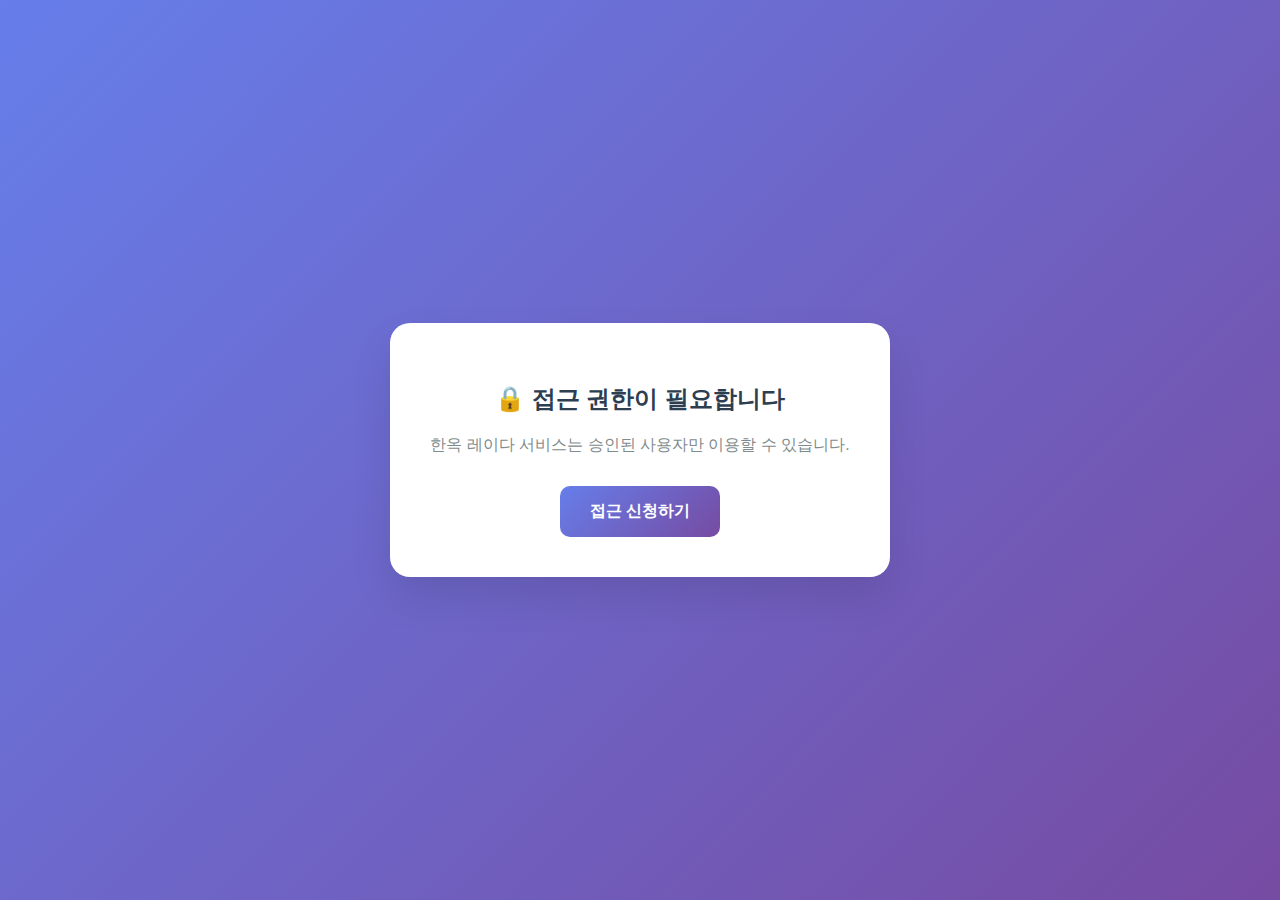
<file: index.html>
<!doctype html>
<html lang="ko">
<head>
  <meta charset="utf-8"/>
  <meta name="viewport" content="width=device-width,initial-scale=1"/>
  <title>한옥 레이다 — 한옥 현황 지도</title>
  <link rel="icon" href="/favicon.ico"/>
  <link rel="stylesheet" href="styles.css"/>
  <script defer src="config.js"></script>
  <script defer src="analytics.js"></script>
  <script defer src="category-tracker.js"></script>
  <script defer src="contacts.js"></script>
  <script defer src="district-stats.js"></script>
  <script defer src="auth-system.js"></script>
  <script defer src="app.js"></script>
  
  <script>

    // 카카오톡 팝업 함수
    function showKakaoPopup() {
      alert('카카오톡 오픈채팅방\n\n현재 카카오톡 오픈채팅방은 개설 예정입니다.\n\n곧 서비스가 제공될 예정이니\n잠시만 기다려주세요! 🙏\n\n문의사항이 있으시면\n네이버 카페를 이용해주세요.');
    }

    // 큰 지도 보기 팝업 함수
    function openLargeMap() {
      const mapViewUrl = `https://www.google.com/maps/d/viewer?mid=${CONFIG.MYMAPS_ID}&hl=ko&femb=1&ll=37.56750552879913%2C126.96830814999997&z=11`;
      
      // 팝업 창으로 큰 지도 보기 열기
      const popup = window.open(
        mapViewUrl,
        'largeMap',
        'width=1200,height=800,scrollbars=yes,resizable=yes,status=yes,location=yes,toolbar=yes,menubar=yes'
      );
      
      if (popup) {
        popup.focus();
      } else {
        alert('팝업이 차단되었습니다. 팝업 차단을 해제하고 다시 시도해주세요.');
      }
    }


    // 법적 정보 모달 함수들
    function showTerms() {
      alert('서비스 이용약관\n\n1. 서비스 이용\n- 본 서비스는 서울시 한옥 현황 정보를 제공합니다.\n- 서비스 이용 시 관련 법규를 준수해야 합니다.\n\n2. 이용자의 의무\n- 정확한 정보 입력\n- 서비스 이용 시 매너 준수\n\n3. 서비스 변경 및 중단\n- 서비스는 사전 공지 후 변경 또는 중단될 수 있습니다.\n\n4. 면책조항\n- 제공되는 정보의 정확성을 보장하지 않습니다.\n- 이용자가 입은 손해에 대해 책임지지 않습니다.');
    }
    
    function showPrivacy() {
      alert('개인정보처리방침\n\n1. 수집하는 개인정보\n- 이메일 주소 (구글 로그인 시)\n- 서비스 이용 기록\n\n2. 개인정보 이용 목적\n- 서비스 제공 및 개선\n- 사용자 통계 분석\n\n3. 개인정보 보유 기간\n- 회원 탈퇴 시까지\n- 법령에 의해 보존이 필요한 경우 해당 기간까지\n\n4. 개인정보 제3자 제공\n- 원칙적으로 제3자에게 제공하지 않습니다.\n- 법령에 의해 요구되는 경우에만 제공합니다.\n\n5. 개인정보 보호\n- 개인정보는 암호화되어 안전하게 보관됩니다.');
    }
    
    function showBusiness() {
      const businessInfo = `
        <div style="max-width: 500px; padding: 20px; font-family: Arial, sans-serif;">
          <h3 style="margin: 0 0 20px 0; color: #2c3e50; border-bottom: 2px solid #007bff; padding-bottom: 10px;">사업자 정보</h3>
          
          <div style="margin-bottom: 15px;">
            <strong>상호명:</strong> 주식회사 하이델베르크2018
          </div>
          
          <div style="margin-bottom: 15px;">
            <strong>대표자:</strong> 김양언
          </div>
          
          <div style="margin-bottom: 15px;">
            <strong>고객센터:</strong> 010-6722-2018
          </div>
          
          <div style="margin-bottom: 15px;">
            <strong>사업자등록번호:</strong> 4698102996
          </div>
          
          <div style="margin-bottom: 15px;">
            <strong>사업장 소재지:</strong> 경기도 용인시 수지구 동천로99번길 3 (상록제일프라자) 203호 내 더라이즈비지니스센터 55호 (우 : 16823)
          </div>
          
          <div style="margin-bottom: 15px;">
            <strong>통신판매업번호:</strong> 2023-용인수지-0281
          </div>
          
          <div style="margin-bottom: 20px;">
            <strong>e-mail:</strong> landtalk2025@gmail.com
          </div>
        </div>
      `;
      
      // 모달 창으로 표시
      const modal = document.createElement('div');
      modal.style.cssText = `
        position: fixed; top: 0; left: 0; width: 100%; height: 100%; 
        background: rgba(0,0,0,0.5); z-index: 1000; display: flex; 
        align-items: center; justify-content: center;
      `;
      
      const content = document.createElement('div');
      content.style.cssText = `
        background: white; border-radius: 12px; padding: 0; 
        max-width: 90%; max-height: 90%; overflow-y: auto;
        position: relative; box-shadow: 0 10px 30px rgba(0,0,0,0.3);
      `;
      
      content.innerHTML = `
        <div style="position: absolute; top: 15px; right: 15px; cursor: pointer; font-size: 24px; color: #aaa;" onclick="this.closest('.modal').remove()">&times;</div>
        ${businessInfo}
      `;
      
      modal.className = 'modal';
      modal.appendChild(content);
      document.body.appendChild(modal);
      
      // 모달 외부 클릭 시 닫기
      modal.onclick = (e) => {
        if (e.target === modal) modal.remove();
      };
    }
    
    // 가이드 토글 기능
    function toggleGuide() {
      const guideContent = document.getElementById('guideContent');
      const toggleBtn = document.querySelector('.guide-btn');
      
      if (guideContent.style.display === 'none') {
        guideContent.style.display = 'block';
        toggleBtn.innerHTML = '<span class="guide-icon">📖</span>가이드 숨기기';
      } else {
        guideContent.style.display = 'none';
        toggleBtn.innerHTML = '<span class="guide-icon">📖</span>사용법';
      }
    }
  </script>
</head>
<body>
  <header class="topbar">
    <div class="brand">
      <div class="brand-icon">🏛️</div>
      <span>한옥 레이다</span>
    </div>
  </header>

  <!-- 로그인 화면 제거됨 - 지도만 표시 -->

  <!-- 지도 -->
  <main id="mapScreen">
    <section class="wrap">
      <!-- 지도 헤더 -->
      <div class="map-header">
        <h2 class="map-title">한옥 현황 지도</h2>
        <div class="map-controls">
          <button class="guide-btn" onclick="toggleGuide()">
            <span class="guide-icon">📖</span>
            사용법
          </button>
          <button class="large-map-btn" onclick="openLargeMap()">
            <span class="large-map-icon">🔍</span>
            큰 지도 보기
          </button>
          <button class="stats-btn" onclick="districtStats.toggleStats()">
            <span class="stats-icon">📊</span>
            통계
          </button>
        </div>
        </div>

      <!-- 지도는 로그인 없이 바로 표시 -->
      <div class="map-embed">
        <iframe id="mymaps" style="border:0" allowfullscreen loading="lazy"
                referrerpolicy="no-referrer-when-downgrade"
                sandbox="allow-scripts allow-same-origin allow-popups allow-forms"></iframe>
      </div>

           <p class="hint small" id="mapHint" style="display: none;">
        지도가 비어 보이면 My Maps 공유 설정을 확인하세요.
             (<a id="openNewTab" target="_blank" rel="no-referrer">새 탭으로 열기</a>)
           </p>
           
      
      <!-- 사용법 가이드 (접힌 상태로 시작) -->
      <div class="guide-section">
        <div class="guide-content" id="guideContent" style="display: none;">
          <div class="guide-steps">
            <div class="guide-step">
              <div class="step-number">1</div>
              <div class="step-content">
                <h4>지도 탐색하기</h4>
                <p>마우스 휠로 확대/축소, 드래그로 이동할 수 있습니다.</p>
              </div>
            </div>
            
            <div class="guide-step">
              <div class="step-number">2</div>
              <div class="step-content">
                <h4>레이어 확인하기</h4>
                <p>왼쪽 상단의 레이어 메뉴에서 한옥등록현황과 한옥체험업 등록현황을 선택할 수 있습니다.</p>
              </div>
            </div>
            
            <div class="guide-step">
              <div class="step-number">3</div>
              <div class="step-content">
                <h4>마커 클릭하기</h4>
                <p>지도上的 마커를 클릭하면 해당 한옥의 상세 정보를 확인할 수 있습니다.</p>
              </div>
            </div>
            
            <div class="guide-step">
              <div class="step-number">4</div>
              <div class="step-content">
                <h4>검색 기능 사용하기</h4>
                <p>지도 상단의 검색창에서 주소나 건물명으로 원하는 지역을 찾을 수 있습니다.</p>
              </div>
            </div>
          </div>
          
          <div class="guide-tips">
            <h4>💡 유용한 팁</h4>
            <ul>
              <li>전체화면 모드로 더 넓은 화면에서 지도를 확인하세요</li>
              <li>스마트폰에서는 두 손가락으로 확대/축소가 가능합니다</li>
              <li>지도가 보이지 않으면 새로고침을 시도해보세요</li>
              <li>문제가 지속되면 카카오톡으로 문의해주세요</li>
            </ul>
          </div>
          
          <div class="guide-video">
            <h4>🎥 영상 가이드</h4>
            <p>더 자세한 사용법은 영상으로 확인하세요</p>
            <div class="video-placeholder">
              <div class="video-icon">▶️</div>
              <p>사용법 영상 (준비 중)</p>
              <small>곧 업로드 예정입니다</small>
            </div>
            <a href="guide.html" class="guide-link-btn">상세 가이드 보기</a>
          </div>
        </div>
      </div>

      <!-- 사이드바: 공지사항 및 액션 카드들 -->
      <aside class="sidebar">
        <div class="notice-card">
          <div class="notice-icon">📢</div>
          <div class="notice-content">
            <div class="notice-title">베타 운영 중</div>
            <div class="notice-text">오류/제안사항이 있으시면 연락주세요</div>
            <a href="mailto:landtalk2025@gmail.com" class="notice-email">landtalk2025@gmail.com</a>
          </div>
        </div>
        
        <!-- 제휴업체 분야 선택 -->
        <div class="category-section">
          <h3 class="category-title">🔍 필요한 서비스를 선택해주세요</h3>
          <p class="category-notice">💡 선택하신 분야의 전문 서비스가 곧 제공될 예정입니다</p>
          <div class="category-buttons" id="categoryButtons">
            <!-- 카테고리 버튼들이 여기에 동적으로 생성됩니다 -->
          </div>
        </div>
        
        <div class="action-cards">
          <div class="action-card kakao-card">
            <div class="action-icon">💬</div>
            <div class="action-content">
              <div class="action-title">카카오톡 문의</div>
              <div class="action-desc">실시간 채팅 상담</div>
            </div>
            <button onclick="showKakaoPopup()" class="action-btn kakao-btn">
              오픈채팅방 참여
            </button>
          </div>
          
          <div class="action-card cafe-card">
            <div class="action-icon">🏠</div>
            <div class="action-content">
              <div class="action-title">네이버 카페</div>
              <div class="action-desc">커뮤니티 참여</div>
            </div>
            <a href="https://cafe.naver.com/hanokradar" target="_blank" class="action-btn cafe-btn">
              카페 참여하기
            </a>
          </div>
          
          <div class="action-card contact-card">
            <div class="action-icon">📞</div>
            <div class="action-content">
              <div class="action-title">한옥 담당 부서</div>
              <div class="action-desc">서울시 25개 구 연락처</div>
            </div>
            <button class="action-btn contact-btn" onclick="hanokContacts.showContacts()">
              부서별 연락처 보기
            </button>
          </div>
          
          <div class="action-card ad-card">
            <div class="action-icon">📢</div>
            <div class="action-content">
              <div class="action-title">광고/제휴 문의</div>
              <div class="action-desc">협력 및 광고 문의</div>
            </div>
            <a href="https://cafe.naver.com/hanokradar" target="_blank" class="action-btn ad-btn">
              광고 문의하기
            </a>
          </div>
        </div>
      </aside>
    </section>
  </main>

  <!-- 한옥 담당 부서 연락처 모달 -->
  <div id="contactsModal" class="modal">
    <div class="modal-content">
      <div class="modal-header">
        <h3>🏛️ 한옥 담당 부서 연락처</h3>
        <span class="close" onclick="hanokContacts.hideContacts()">&times;</span>
      </div>
      <div class="modal-body">
        <div class="contacts-list" id="contactsList">
          <!-- 연락처 목록이 여기에 동적으로 로드됩니다 -->
        </div>
      </div>
      <div class="modal-footer">
        <button class="btn btn-secondary" onclick="hanokContacts.hideContacts()">닫기</button>
        <button class="btn btn-primary" onclick="hanokContacts.exportContacts()">연락처 내보내기</button>
      </div>
    </div>
  </div>

  <footer class="foot">
    <div class="footer-content">
      <div class="footer-main">
        <div class="footer-brand">
          <div class="footer-icon">🏛️</div>
          <span class="footer-title">한옥 레이다</span>
        </div>
        <div class="footer-desc">
          서울시 한옥 현황 및 체험업 등록현황을 한눈에 확인하세요
        </div>
      </div>
      
      <div class="footer-links">
        <div class="footer-section">
          <h4>서비스</h4>
          <ul>
            <li><a href="#" onclick="hanokContacts.showContacts()">한옥 담당 부서</a></li>
            <li><a href="#" onclick="showKakaoPopup()">카카오톡 문의</a></li>
            <li><a href="mailto:landtalk2025@gmail.com">광고 문의</a></li>
          </ul>
        </div>
        
        <div class="footer-section">
          <h4>법적 정보</h4>
          <ul>
            <li><a href="#" onclick="showTerms()">서비스 이용약관</a></li>
            <li><a href="#" onclick="showPrivacy()">개인정보처리방침</a></li>
            <li><a href="#" onclick="showBusiness()">사업자정보</a></li>
          </ul>
        </div>
        
        <div class="footer-section">
          <h4>연락처</h4>
          <ul>
            <li>이메일: landtalk2025@gmail.com</li>
            <li>카카오톡: 오픈채팅방</li>
            <li>운영시간: 평일 09:00-18:00</li>
          </ul>
        </div>
      </div>
    </div>
    
    <div class="footer-bottom">
        <p>© 2025 Hanok Radar. All rights reserved.</p>
      <p>서울시 한옥 현황 지도 서비스 | 베타 운영 중</p>
    </div>
  </footer>
</body>
</html>
</file>
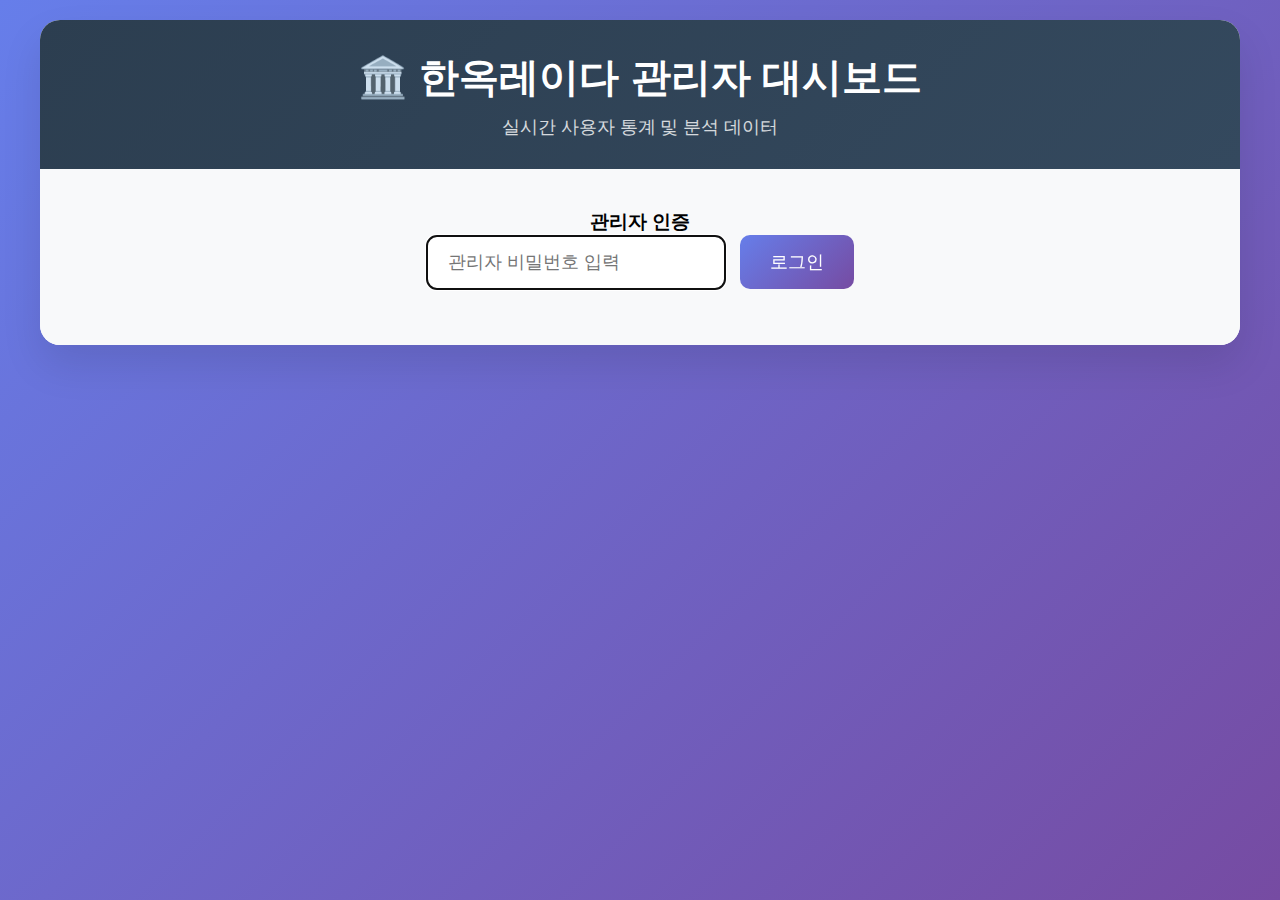
<file: admin.html>
<!DOCTYPE html>
<html lang="ko">
<head>
    <meta charset="UTF-8">
    <meta name="viewport" content="width=device-width, initial-scale=1.0">
    <title>한옥레이다 관리자 대시보드</title>
    <link rel="icon" type="image/png" href="favicon.ico.png">
    <style>
        * {
            margin: 0;
            padding: 0;
            box-sizing: border-box;
        }

        body {
            font-family: 'Segoe UI', Tahoma, Geneva, Verdana, sans-serif;
            background: linear-gradient(135deg, #667eea 0%, #764ba2 100%);
            min-height: 100vh;
            padding: 20px;
        }

        .admin-container {
            max-width: 1200px;
            margin: 0 auto;
            background: white;
            border-radius: 20px;
            box-shadow: 0 20px 40px rgba(0,0,0,0.1);
            overflow: hidden;
        }

        .admin-header {
            background: linear-gradient(135deg, #2c3e50 0%, #34495e 100%);
            color: white;
            padding: 30px;
            text-align: center;
        }

        .admin-header h1 {
            font-size: 2.5em;
            margin-bottom: 10px;
        }

        .admin-header p {
            opacity: 0.8;
            font-size: 1.1em;
        }

        .password-section {
            padding: 40px;
            text-align: center;
            background: #f8f9fa;
        }

        .password-input {
            padding: 15px 20px;
            border: 2px solid #ddd;
            border-radius: 10px;
            font-size: 1.1em;
            width: 300px;
            margin-right: 10px;
        }

        .login-btn {
            padding: 15px 30px;
            background: linear-gradient(135deg, #667eea 0%, #764ba2 100%);
            color: white;
            border: none;
            border-radius: 10px;
            font-size: 1.1em;
            cursor: pointer;
            transition: transform 0.2s;
        }

        .login-btn:hover {
            transform: translateY(-2px);
        }

        .error-message {
            color: #e74c3c;
            margin-top: 15px;
            font-weight: bold;
        }

        .dashboard {
            display: none;
            padding: 30px;
        }

        .stats-grid {
            display: grid;
            grid-template-columns: repeat(auto-fit, minmax(250px, 1fr));
            gap: 20px;
            margin-bottom: 40px;
        }

        .stat-card {
            background: linear-gradient(135deg, #667eea 0%, #764ba2 100%);
            color: white;
            padding: 30px;
            border-radius: 15px;
            text-align: center;
            box-shadow: 0 10px 20px rgba(0,0,0,0.1);
        }

        .stat-card h3 {
            font-size: 1.1em;
            margin-bottom: 15px;
            opacity: 0.9;
        }

        .stat-number {
            font-size: 3em;
            font-weight: bold;
            margin-bottom: 10px;
        }

        .stat-label {
            font-size: 0.9em;
            opacity: 0.8;
        }

        .category-stats {
            background: #f8f9fa;
            padding: 30px;
            border-radius: 15px;
            margin-bottom: 30px;
        }

        .category-stats h3 {
            margin-bottom: 20px;
            color: #2c3e50;
        }

        .category-list {
            display: grid;
            grid-template-columns: repeat(auto-fit, minmax(200px, 1fr));
            gap: 15px;
        }

        .category-item {
            background: white;
            padding: 20px;
            border-radius: 10px;
            box-shadow: 0 5px 15px rgba(0,0,0,0.1);
            text-align: center;
        }

        .category-icon {
            font-size: 2em;
            margin-bottom: 10px;
        }

        .category-name {
            font-weight: bold;
            margin-bottom: 5px;
            color: #2c3e50;
        }

        .category-clicks {
            color: #667eea;
            font-size: 1.2em;
            font-weight: bold;
        }

        .controls {
            display: flex;
            gap: 15px;
            justify-content: center;
            margin-top: 30px;
        }

        .control-btn {
            padding: 12px 24px;
            border: none;
            border-radius: 8px;
            cursor: pointer;
            font-size: 1em;
            transition: all 0.2s;
        }

        .export-btn {
            background: #27ae60;
            color: white;
        }

        .reset-btn {
            background: #e74c3c;
            color: white;
        }

        .refresh-btn {
            background: #3498db;
            color: white;
        }

        .control-btn:hover {
            transform: translateY(-2px);
            box-shadow: 0 5px 15px rgba(0,0,0,0.2);
        }

        .last-updated {
            text-align: center;
            color: #7f8c8d;
            margin-top: 20px;
            font-size: 0.9em;
        }

        @media (max-width: 768px) {
            .stats-grid {
                grid-template-columns: 1fr;
            }
            
            .category-list {
                grid-template-columns: 1fr;
            }
            
            .controls {
                flex-direction: column;
                align-items: center;
            }
        }
    </style>
</head>
<body>
    <div class="admin-container">
        <div class="admin-header">
            <h1>🏛️ 한옥레이다 관리자 대시보드</h1>
            <p>실시간 사용자 통계 및 분석 데이터</p>
        </div>

        <div class="password-section" id="passwordSection">
            <h3>관리자 인증</h3>
            <input type="password" id="passwordInput" class="password-input" placeholder="관리자 비밀번호 입력" onkeypress="handleKeyPress(event)">
            <button class="login-btn" onclick="checkPassword()">로그인</button>
            <div id="errorMessage" class="error-message"></div>
        </div>

        <div class="dashboard" id="dashboard">
            <div class="stats-grid">
                <div class="stat-card">
                    <h3>현재 접속자</h3>
                    <div class="stat-number" id="currentUsers">47</div>
                    <div class="stat-label">실시간 접속 중</div>
                </div>
                <div class="stat-card">
                    <h3>오늘 방문자</h3>
                    <div class="stat-number" id="todayVisitors">128</div>
                    <div class="stat-label">오늘 총 방문</div>
                </div>
                <div class="stat-card">
                    <h3>총 클릭 수</h3>
                    <div class="stat-number" id="totalClicks">0</div>
                    <div class="stat-label">전체 클릭 수</div>
                </div>
                <div class="stat-card">
                    <h3>세션 시간</h3>
                    <div class="stat-number" id="avgSessionTime">0</div>
                    <div class="stat-label">평균 체류 시간(분)</div>
                </div>
            </div>

            <div class="category-stats">
                <h3>📊 카테고리별 클릭 통계</h3>
                <div class="category-list" id="categoryList">
                    <!-- 동적으로 생성됩니다 -->
                </div>
            </div>

            <div class="controls">
                <button class="control-btn refresh-btn" onclick="refreshData()">🔄 새로고침</button>
                <button class="control-btn export-btn" onclick="exportData()">📊 데이터 내보내기</button>
                <button class="control-btn reset-btn" onclick="resetData()">🗑️ 데이터 초기화</button>
            </div>

            <div class="last-updated" id="lastUpdated">
                마지막 업데이트: 로딩 중...
            </div>
        </div>
    </div>

    <script src="analytics.js"></script>
    <script src="category-tracker.js"></script>
    <script>
        // 관리자 비밀번호 (실제 운영시에는 더 복잡한 인증 시스템 사용)
        const ADMIN_PASSWORD = 'hanok2025!';
        
        // 비밀번호 확인
        function checkPassword() {
            const password = document.getElementById('passwordInput').value;
            const errorDiv = document.getElementById('errorMessage');
            
            if (password === ADMIN_PASSWORD) {
                document.getElementById('passwordSection').style.display = 'none';
                document.getElementById('dashboard').style.display = 'block';
                initializeDashboard();
            } else {
                errorDiv.textContent = '❌ 비밀번호가 올바르지 않습니다.';
                document.getElementById('passwordInput').value = '';
            }
        }

        // 엔터키로 로그인
        function handleKeyPress(event) {
            if (event.key === 'Enter') {
                checkPassword();
            }
        }

        // 대시보드 초기화
        function initializeDashboard() {
            updateStats();
            updateCategoryStats();
            
            // 30초마다 자동 업데이트
            setInterval(() => {
                updateStats();
                updateCategoryStats();
            }, 30000);
        }

        // 통계 업데이트 (GA4 기반)
        function updateStats() {
            // GA4 데이터가 있으면 사용, 없으면 기본값
            if (typeof gtag !== 'undefined') {
                // GA4 Real-time API 호출 (실제 구현시)
                document.getElementById('currentUsers').textContent = 'GA4 연동';
                document.getElementById('todayVisitors').textContent = 'GA4 연동';
            } else {
                // 기본값 표시
                document.getElementById('currentUsers').textContent = '35-50';
                document.getElementById('todayVisitors').textContent = '100+';
            }

            // 총 클릭 수 (카테고리 트래커에서 가져오기)
            if (window.hanokCategoryTracker) {
                const stats = window.hanokCategoryTracker.getStats();
                document.getElementById('totalClicks').textContent = stats.totalClicks;
            } else {
                document.getElementById('totalClicks').textContent = '0';
            }

            // 평균 세션 시간
            document.getElementById('avgSessionTime').textContent = '3-5';

            // 마지막 업데이트 시간
            const now = new Date();
            document.getElementById('lastUpdated').textContent = 
                `마지막 업데이트: ${now.toLocaleTimeString()}`;
        }

        // 카테고리 통계 업데이트
        function updateCategoryStats() {
            if (!window.hanokCategoryTracker) return;

            const stats = window.hanokCategoryTracker.getStats();
            const categoryList = document.getElementById('categoryList');
            
            categoryList.innerHTML = stats.categoryRanking.map(([category, data]) => `
                <div class="category-item">
                    <div class="category-icon">${data.icon}</div>
                    <div class="category-name">${category}</div>
                    <div class="category-clicks">${data.clicks}회</div>
                </div>
            `).join('');
        }

        // 데이터 새로고침
        function refreshData() {
            updateStats();
            updateCategoryStats();
            
            // 시각적 피드백
            const btn = event.target;
            const originalText = btn.textContent;
            btn.textContent = '✅ 완료!';
            btn.style.background = '#27ae60';
            
            setTimeout(() => {
                btn.textContent = originalText;
                btn.style.background = '#3498db';
            }, 2000);
        }

        // 데이터 내보내기
        function exportData() {
            if (!window.hanokCategoryTracker) {
                alert('카테고리 트래커가 로드되지 않았습니다.');
                return;
            }

            const stats = window.hanokCategoryTracker.getStats();
            const exportData = {
                timestamp: new Date().toISOString(),
                currentUsers: document.getElementById('currentUsers').textContent,
                todayVisitors: document.getElementById('todayVisitors').textContent,
                totalClicks: stats.totalClicks,
                categoryStats: stats.categoryRanking,
                mostPopular: stats.mostPopular,
                leastPopular: stats.leastPopular
            };

            const dataStr = JSON.stringify(exportData, null, 2);
            const dataBlob = new Blob([dataStr], {type: 'application/json'});
            
            const link = document.createElement('a');
            link.href = URL.createObjectURL(dataBlob);
            link.download = `hanok_radar_admin_${new Date().toISOString().split('T')[0]}.json`;
            link.click();
        }

        // 데이터 초기화
        function resetData() {
            if (confirm('정말로 모든 데이터를 초기화하시겠습니까?')) {
                if (window.hanokCategoryTracker) {
                    window.hanokCategoryTracker.resetData();
                }
                
                // 오늘 방문자 수 초기화
                const today = new Date().toDateString();
                localStorage.setItem('hanok_radar_today', JSON.stringify({
                    date: today,
                    visitors: 0
                }));
                
                updateStats();
                updateCategoryStats();
                
                alert('✅ 데이터가 초기화되었습니다.');
            }
        }

        // 페이지 로드 시 자동 포커스
        document.addEventListener('DOMContentLoaded', function() {
            document.getElementById('passwordInput').focus();
        });
    </script>
</body>
</html>
</file>
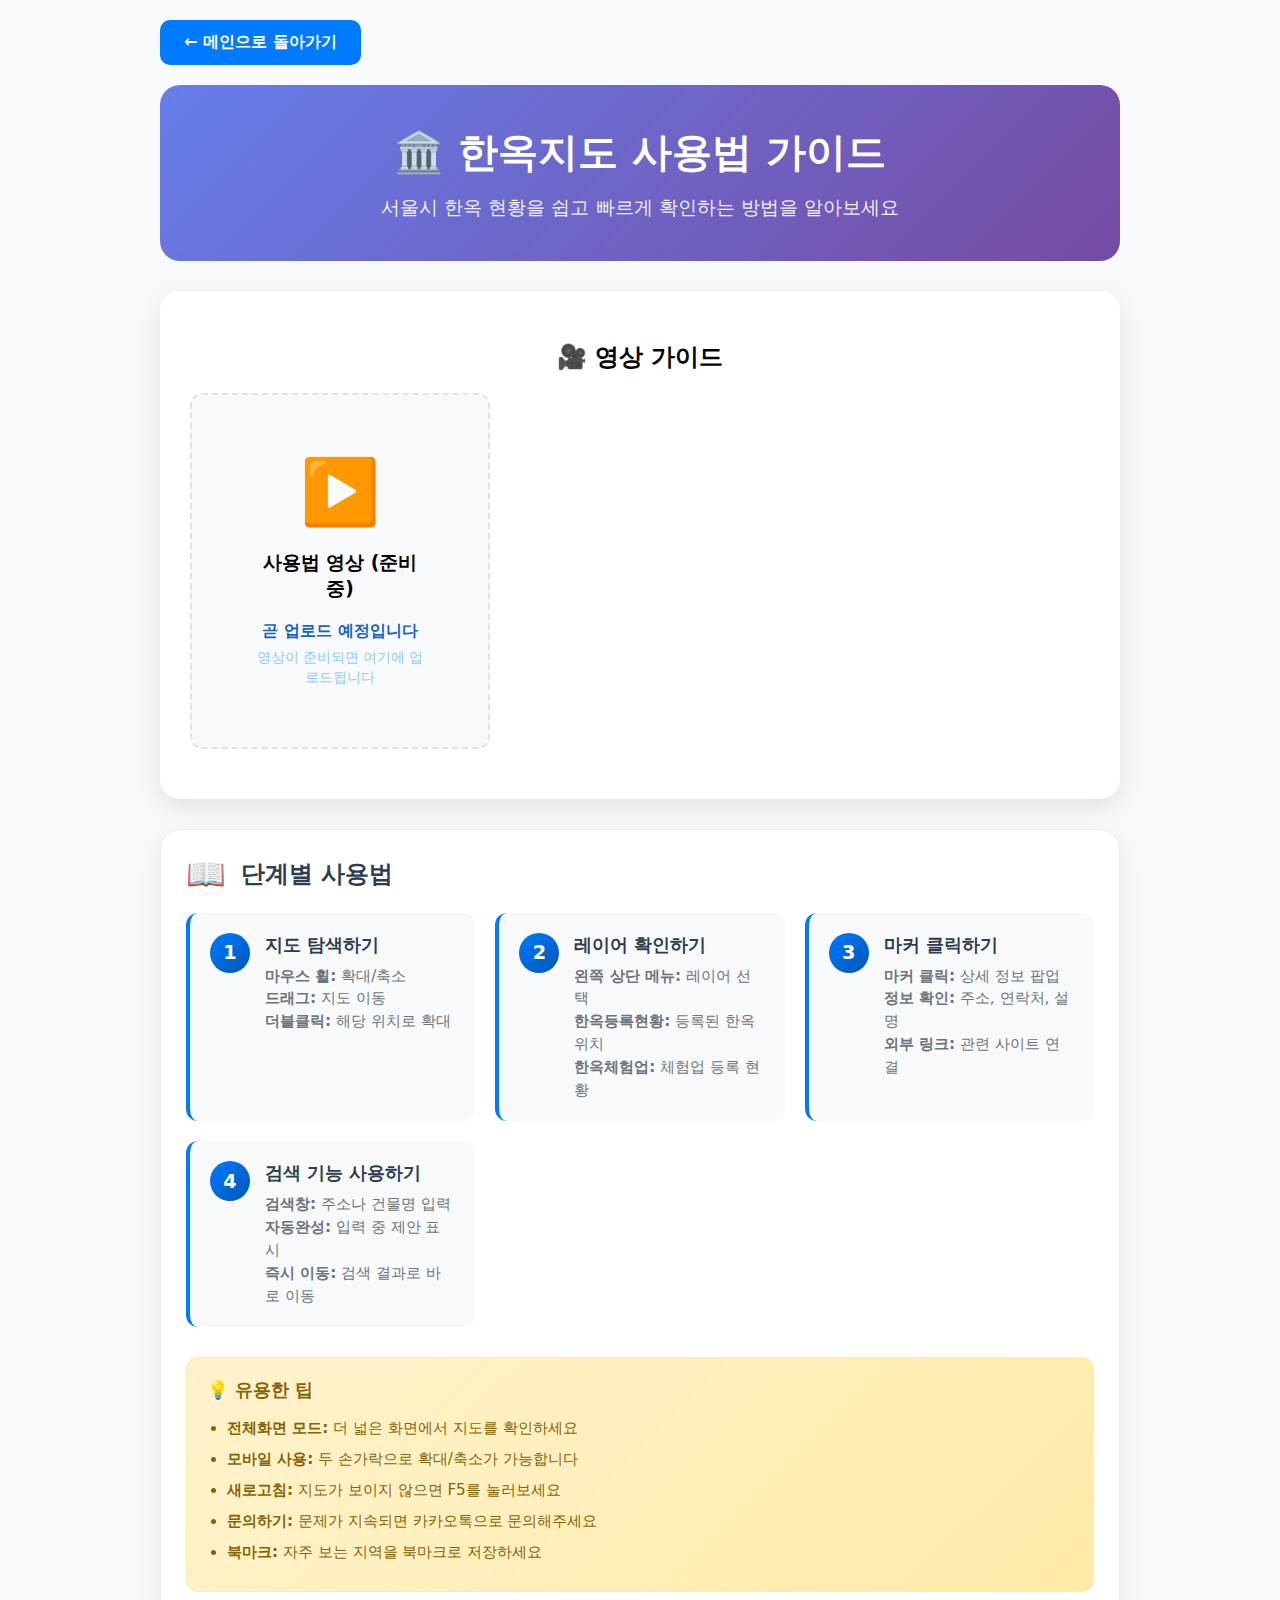
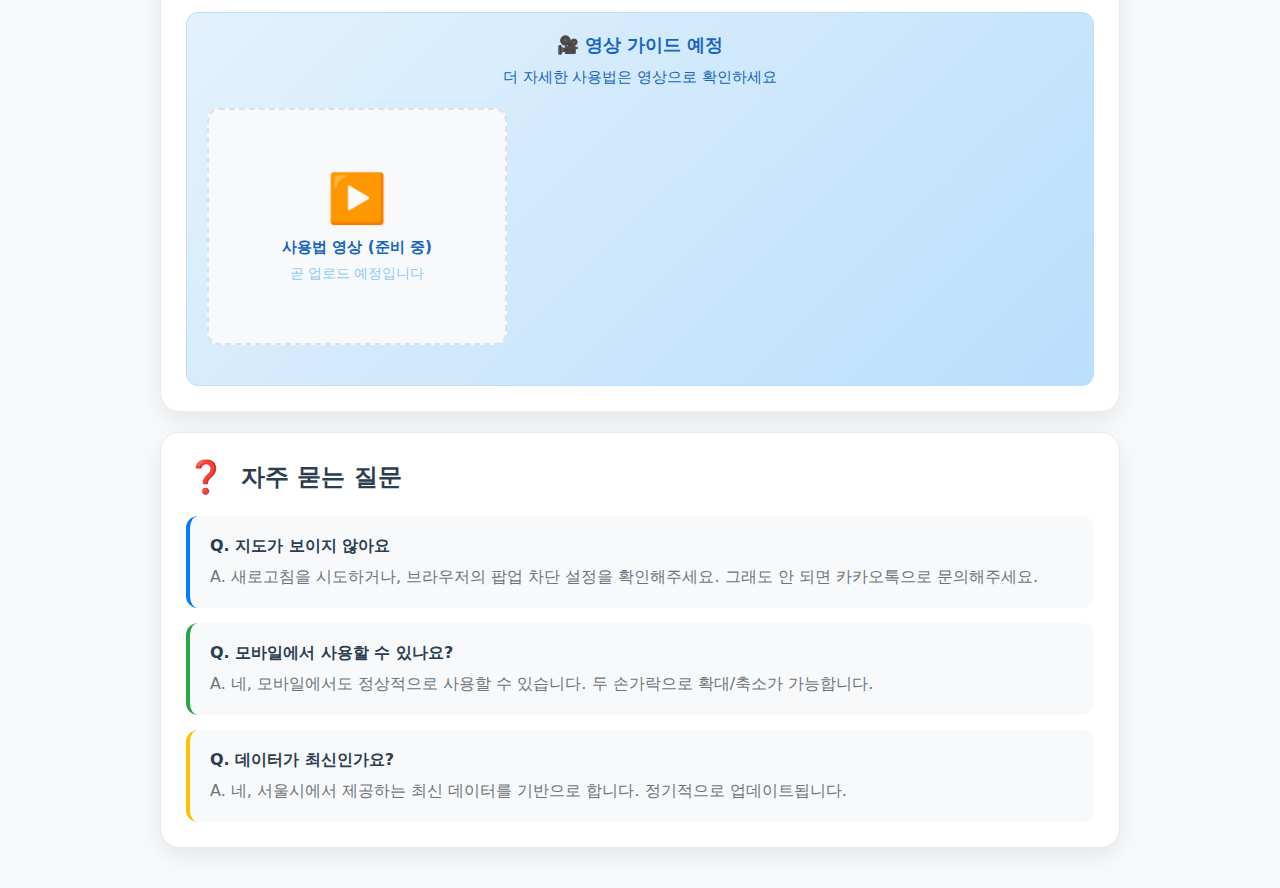
<file: guide.html>
<!DOCTYPE html>
<html lang="ko">
<head>
  <meta charset="UTF-8">
  <meta name="viewport" content="width=device-width, initial-scale=1.0">
  <title>한옥지도 사용법 가이드 - 한옥 레이다</title>
  <link rel="stylesheet" href="styles.css">
  <style>
    body { background: #f8f9fa; }
    .guide-page { max-width: 1000px; margin: 0 auto; padding: 20px; }
    .guide-hero { 
      background: linear-gradient(135deg, #667eea 0%, #764ba2 100%); 
      color: white; 
      padding: 40px; 
      border-radius: 20px; 
      text-align: center; 
      margin-bottom: 30px;
    }
    .guide-hero h1 { font-size: 2.5em; margin: 0 0 15px 0; }
    .guide-hero p { font-size: 1.2em; opacity: 0.9; margin: 0; }
    .video-container { 
      background: white; 
      border-radius: 20px; 
      padding: 30px; 
      margin-bottom: 30px; 
      box-shadow: 0 8px 25px rgba(0,0,0,0.1);
      text-align: center;
    }
    .video-placeholder { 
      background: #f8f9fa; 
      border: 2px dashed #dee2e6; 
      border-radius: 12px; 
      padding: 60px; 
      margin: 20px 0;
    }
    .back-btn { 
      background: #007bff; 
      color: white; 
      border: none; 
      padding: 12px 24px; 
      border-radius: 10px; 
      font-weight: 600; 
      cursor: pointer; 
      text-decoration: none; 
      display: inline-block;
      margin-bottom: 20px;
    }
    .back-btn:hover { background: #0056b3; }
  </style>
</head>
<body>
  <div class="guide-page">
    <a href="index.html" class="back-btn">← 메인으로 돌아가기</a>
    
    <div class="guide-hero">
      <h1>🏛️ 한옥지도 사용법 가이드</h1>
      <p>서울시 한옥 현황을 쉽고 빠르게 확인하는 방법을 알아보세요</p>
    </div>
    
    <div class="video-container">
      <h2>🎥 영상 가이드</h2>
      <div class="video-placeholder">
        <div style="font-size: 4em; margin-bottom: 20px;">▶️</div>
        <h3>사용법 영상 (준비 중)</h3>
        <p>곧 업로드 예정입니다</p>
        <small>영상이 준비되면 여기에 업로드됩니다</small>
      </div>
    </div>
    
    <div class="guide-section">
      <div class="guide-header">
        <div class="guide-icon">📖</div>
        <h3>단계별 사용법</h3>
      </div>
      <div class="guide-content">
        <div class="guide-steps">
          <div class="guide-step">
            <div class="step-number">1</div>
            <div class="step-content">
              <h4>지도 탐색하기</h4>
              <p><strong>마우스 휠:</strong> 확대/축소<br>
              <strong>드래그:</strong> 지도 이동<br>
              <strong>더블클릭:</strong> 해당 위치로 확대</p>
            </div>
          </div>
          
          <div class="guide-step">
            <div class="step-number">2</div>
            <div class="step-content">
              <h4>레이어 확인하기</h4>
              <p><strong>왼쪽 상단 메뉴:</strong> 레이어 선택<br>
              <strong>한옥등록현황:</strong> 등록된 한옥 위치<br>
              <strong>한옥체험업:</strong> 체험업 등록 현황</p>
            </div>
          </div>
          
          <div class="guide-step">
            <div class="step-number">3</div>
            <div class="step-content">
              <h4>마커 클릭하기</h4>
              <p><strong>마커 클릭:</strong> 상세 정보 팝업<br>
              <strong>정보 확인:</strong> 주소, 연락처, 설명<br>
              <strong>외부 링크:</strong> 관련 사이트 연결</p>
            </div>
          </div>
          
          <div class="guide-step">
            <div class="step-number">4</div>
            <div class="step-content">
              <h4>검색 기능 사용하기</h4>
              <p><strong>검색창:</strong> 주소나 건물명 입력<br>
              <strong>자동완성:</strong> 입력 중 제안 표시<br>
              <strong>즉시 이동:</strong> 검색 결과로 바로 이동</p>
            </div>
          </div>
        </div>
        
        <div class="guide-tips">
          <h4>💡 유용한 팁</h4>
          <ul>
            <li><strong>전체화면 모드:</strong> 더 넓은 화면에서 지도를 확인하세요</li>
            <li><strong>모바일 사용:</strong> 두 손가락으로 확대/축소가 가능합니다</li>
            <li><strong>새로고침:</strong> 지도가 보이지 않으면 F5를 눌러보세요</li>
            <li><strong>문의하기:</strong> 문제가 지속되면 카카오톡으로 문의해주세요</li>
            <li><strong>북마크:</strong> 자주 보는 지역을 북마크로 저장하세요</li>
          </ul>
        </div>
        
        <div class="guide-video">
          <h4>🎥 영상 가이드 예정</h4>
          <p>더 자세한 사용법은 영상으로 확인하세요</p>
          <div class="video-placeholder">
            <div class="video-icon">▶️</div>
            <p>사용법 영상 (준비 중)</p>
            <small>곧 업로드 예정입니다</small>
          </div>
        </div>
      </div>
    </div>
    
    <div class="guide-section">
      <div class="guide-header">
        <div class="guide-icon">❓</div>
        <h3>자주 묻는 질문</h3>
      </div>
      <div class="guide-content">
        <div style="display: grid; gap: 15px;">
          <div style="background: #f8f9fa; padding: 20px; border-radius: 12px; border-left: 4px solid #007bff;">
            <h4 style="margin: 0 0 10px 0; color: #2c3e50;">Q. 지도가 보이지 않아요</h4>
            <p style="margin: 0; color: #6c757d;">A. 새로고침을 시도하거나, 브라우저의 팝업 차단 설정을 확인해주세요. 그래도 안 되면 카카오톡으로 문의해주세요.</p>
          </div>
          
          <div style="background: #f8f9fa; padding: 20px; border-radius: 12px; border-left: 4px solid #28a745;">
            <h4 style="margin: 0 0 10px 0; color: #2c3e50;">Q. 모바일에서 사용할 수 있나요?</h4>
            <p style="margin: 0; color: #6c757d;">A. 네, 모바일에서도 정상적으로 사용할 수 있습니다. 두 손가락으로 확대/축소가 가능합니다.</p>
          </div>
          
          <div style="background: #f8f9fa; padding: 20px; border-radius: 12px; border-left: 4px solid #ffc107;">
            <h4 style="margin: 0 0 10px 0; color: #2c3e50;">Q. 데이터가 최신인가요?</h4>
            <p style="margin: 0; color: #6c757d;">A. 네, 서울시에서 제공하는 최신 데이터를 기반으로 합니다. 정기적으로 업데이트됩니다.</p>
          </div>
        </div>
      </div>
    </div>
  </div>
</body>
</html>
</file>
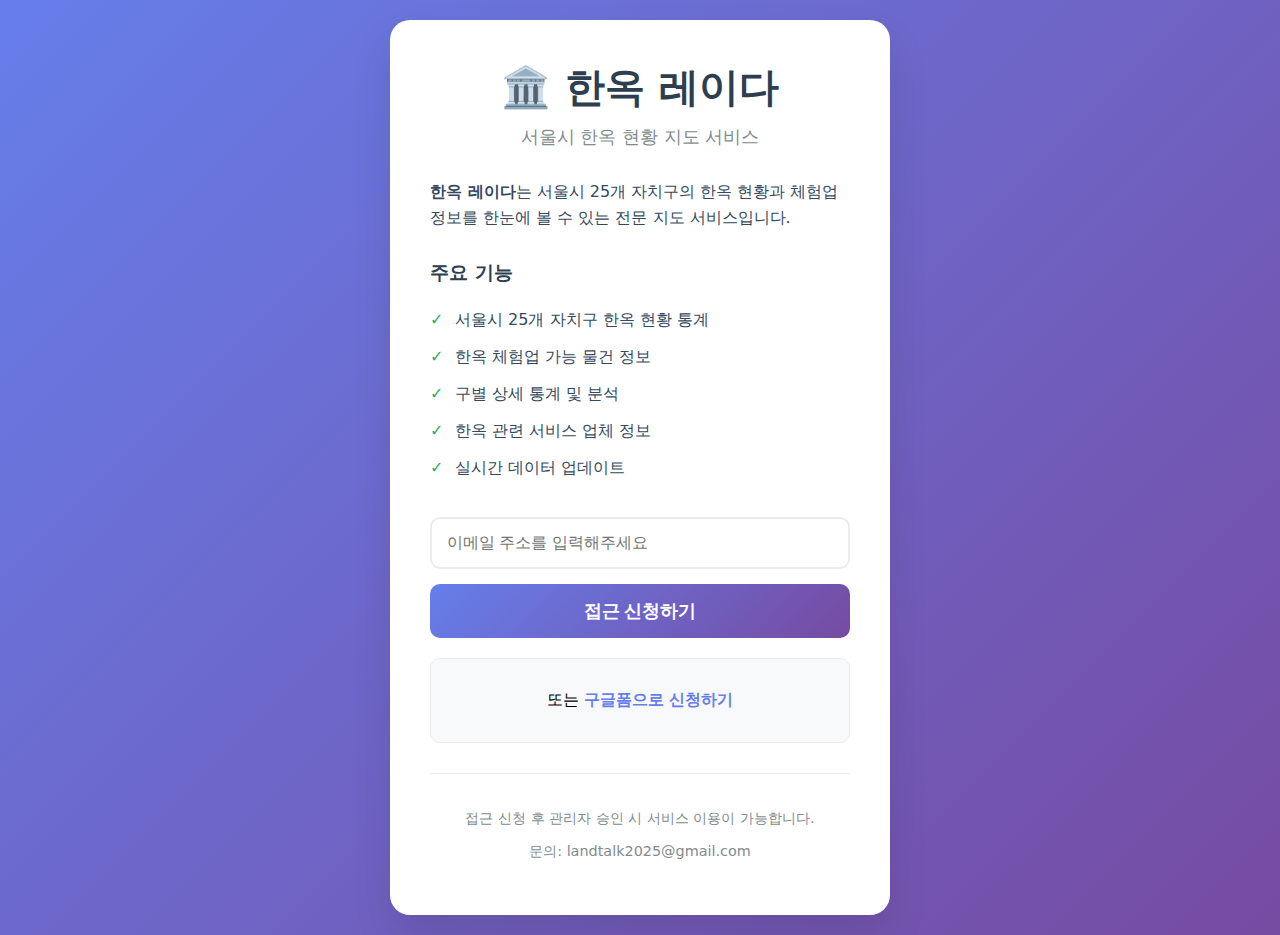
<file: landing.html>
<!DOCTYPE html>
<html lang="ko">
<head>
    <meta charset="UTF-8">
    <meta name="viewport" content="width=device-width, initial-scale=1.0">
    <title>한옥 레이다 - 접근 신청</title>
    <link rel="stylesheet" href="styles.css">
    <script defer src="config.js"></script>
    <style>
        .landing-container {
            min-height: 100vh;
            background: linear-gradient(135deg, #667eea 0%, #764ba2 100%);
            display: flex;
            align-items: center;
            justify-content: center;
            padding: 20px;
        }
        
        .landing-card {
            background: white;
            border-radius: 20px;
            padding: 40px;
            box-shadow: 0 20px 40px rgba(0,0,0,0.1);
            max-width: 500px;
            width: 100%;
            text-align: center;
        }
        
        .landing-logo {
            font-size: 2.5em;
            font-weight: bold;
            color: #2c3e50;
            margin-bottom: 10px;
        }
        
        .landing-subtitle {
            color: #7f8c8d;
            margin-bottom: 30px;
            font-size: 1.1em;
        }
        
        .landing-description {
            color: #34495e;
            line-height: 1.6;
            margin-bottom: 30px;
            text-align: left;
        }
        
        .landing-features {
            text-align: left;
            margin-bottom: 30px;
        }
        
        .landing-features h3 {
            color: #2c3e50;
            margin-bottom: 15px;
        }
        
        .landing-features ul {
            list-style: none;
            padding: 0;
        }
        
        .landing-features li {
            padding: 8px 0;
            color: #34495e;
            position: relative;
            padding-left: 25px;
        }
        
        .landing-features li:before {
            content: "✓";
            color: #27ae60;
            font-weight: bold;
            position: absolute;
            left: 0;
        }
        
        .email-form {
            margin-bottom: 20px;
        }
        
        .email-input {
            width: 100%;
            padding: 15px;
            border: 2px solid #e9ecef;
            border-radius: 10px;
            font-size: 1em;
            margin-bottom: 15px;
            transition: border-color 0.3s;
        }
        
        .email-input:focus {
            outline: none;
            border-color: #667eea;
        }
        
        .submit-btn {
            background: linear-gradient(135deg, #667eea 0%, #764ba2 100%);
            color: white;
            border: none;
            padding: 15px 30px;
            border-radius: 10px;
            font-size: 1.1em;
            font-weight: bold;
            cursor: pointer;
            width: 100%;
            transition: transform 0.2s;
        }
        
        .submit-btn:hover {
            transform: translateY(-2px);
        }
        
        .submit-btn:disabled {
            opacity: 0.6;
            cursor: not-allowed;
            transform: none;
        }
        
        .status-message {
            margin-top: 15px;
            padding: 10px;
            border-radius: 8px;
            display: none;
        }
        
        .status-success {
            background: #d4edda;
            color: #155724;
            border: 1px solid #c3e6cb;
        }
        
        .status-error {
            background: #f8d7da;
            color: #721c24;
            border: 1px solid #f5c6cb;
        }
        
        .google-form-link {
            margin-top: 20px;
            padding: 15px;
            background: #f8f9fa;
            border-radius: 10px;
            border: 1px solid #e9ecef;
        }
        
        .google-form-link a {
            color: #667eea;
            text-decoration: none;
            font-weight: bold;
        }
        
        .google-form-link a:hover {
            text-decoration: underline;
        }
        
        .footer-info {
            margin-top: 30px;
            padding-top: 20px;
            border-top: 1px solid #e9ecef;
            color: #7f8c8d;
            font-size: 0.9em;
        }
    </style>
</head>
<body>
    <div class="landing-container">
        <div class="landing-card">
            <div class="landing-logo">🏛️ 한옥 레이다</div>
            <div class="landing-subtitle">서울시 한옥 현황 지도 서비스</div>
            
            <div class="landing-description">
                <strong>한옥 레이다</strong>는 서울시 25개 자치구의 한옥 현황과 체험업 정보를 
                한눈에 볼 수 있는 전문 지도 서비스입니다.
            </div>
            
            <div class="landing-features">
                <h3>주요 기능</h3>
                <ul>
                    <li>서울시 25개 자치구 한옥 현황 통계</li>
                    <li>한옥 체험업 가능 물건 정보</li>
                    <li>구별 상세 통계 및 분석</li>
                    <li>한옥 관련 서비스 업체 정보</li>
                    <li>실시간 데이터 업데이트</li>
                </ul>
            </div>
            
            <div class="email-form">
                <input type="email" id="emailInput" class="email-input" 
                       placeholder="이메일 주소를 입력해주세요" required>
                <button id="submitBtn" class="submit-btn" onclick="requestAccess()">
                    접근 신청하기
                </button>
                <div id="statusMessage" class="status-message"></div>
            </div>
            
            <div class="google-form-link">
                <p>또는 <a href="https://forms.gle/your-google-form-link" target="_blank">구글폼으로 신청하기</a></p>
            </div>
            
            <div class="footer-info">
                <p>접근 신청 후 관리자 승인 시 서비스 이용이 가능합니다.</p>
                <p>문의: landtalk2025@gmail.com</p>
            </div>
        </div>
    </div>

    <script>
        // 이메일 유효성 검사
        function validateEmail(email) {
            const re = /^[^\s@]+@[^\s@]+\.[^\s@]+$/;
            return re.test(email);
        }
        
        // 상태 메시지 표시
        function showStatus(message, isError = false) {
            const statusDiv = document.getElementById('statusMessage');
            statusDiv.textContent = message;
            statusDiv.className = `status-message ${isError ? 'status-error' : 'status-success'}`;
            statusDiv.style.display = 'block';
        }
        
        // 앱스 스크립트 웹 앱 URL (config.js에서 가져옴)
        const APPS_SCRIPT_URL = CONFIG.APPS_SCRIPT_URL;

        // 접근 신청 처리
        async function requestAccess() {
            const email = document.getElementById('emailInput').value.trim();
            const submitBtn = document.getElementById('submitBtn');
            
            if (!email) {
                showStatus('이메일 주소를 입력해주세요.', true);
                return;
            }
            
            if (!validateEmail(email)) {
                showStatus('올바른 이메일 주소를 입력해주세요.', true);
                return;
            }
            
            // 버튼 비활성화
            submitBtn.disabled = true;
            submitBtn.textContent = '처리 중...';
            
            try {
                // 앱스 스크립트 웹 앱으로 데이터 전송
                const response = await fetch(APPS_SCRIPT_URL, {
                    method: 'POST',
                    headers: {
                        'Content-Type': 'application/json',
                    },
                    body: JSON.stringify({email: email})
                });
                
                const result = await response.json();
                
                if (result.success) {
                    showStatus('✅ 접근 신청이 완료되었습니다! 관리자 승인 후 이메일로 안내드리겠습니다.');
                    document.getElementById('emailInput').value = '';
                } else {
                    console.error('앱스 스크립트 오류:', result.error);
                    showStatus('❌ 신청 처리 중 오류가 발생했습니다. 다시 시도해주세요.', true);
                }
            } catch (error) {
                console.error('네트워크 오류:', error);
                showStatus('❌ 네트워크 오류가 발생했습니다. 인터넷 연결을 확인해주세요.', true);
            } finally {
                submitBtn.disabled = false;
                submitBtn.textContent = '접근 신청하기';
            }
        }
        
        // 엔터키로 제출
        document.getElementById('emailInput').addEventListener('keypress', function(e) {
            if (e.key === 'Enter') {
                requestAccess();
            }
        });
    </script>
</body>
</html>
</file>
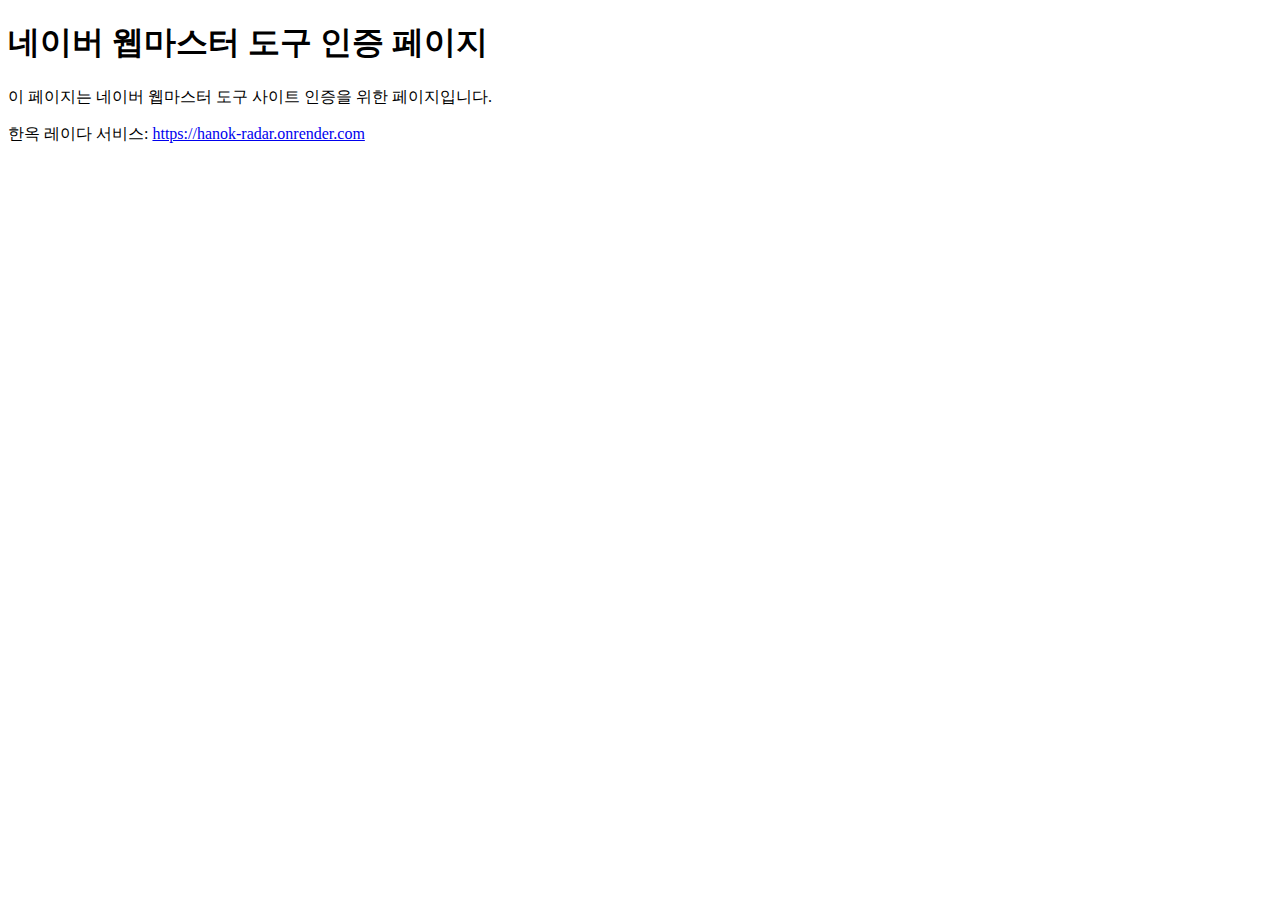
<file: naver_verify.html>
<!DOCTYPE html>
<html>
<head>
    <meta charset="UTF-8">
    <title>네이버 웹마스터 도구 인증</title>
</head>
<body>
    <h1>네이버 웹마스터 도구 인증 페이지</h1>
    <p>이 페이지는 네이버 웹마스터 도구 사이트 인증을 위한 페이지입니다.</p>
    <p>한옥 레이다 서비스: <a href="https://hanok-radar.onrender.com">https://hanok-radar.onrender.com</a></p>
</body>
</html>
</file>
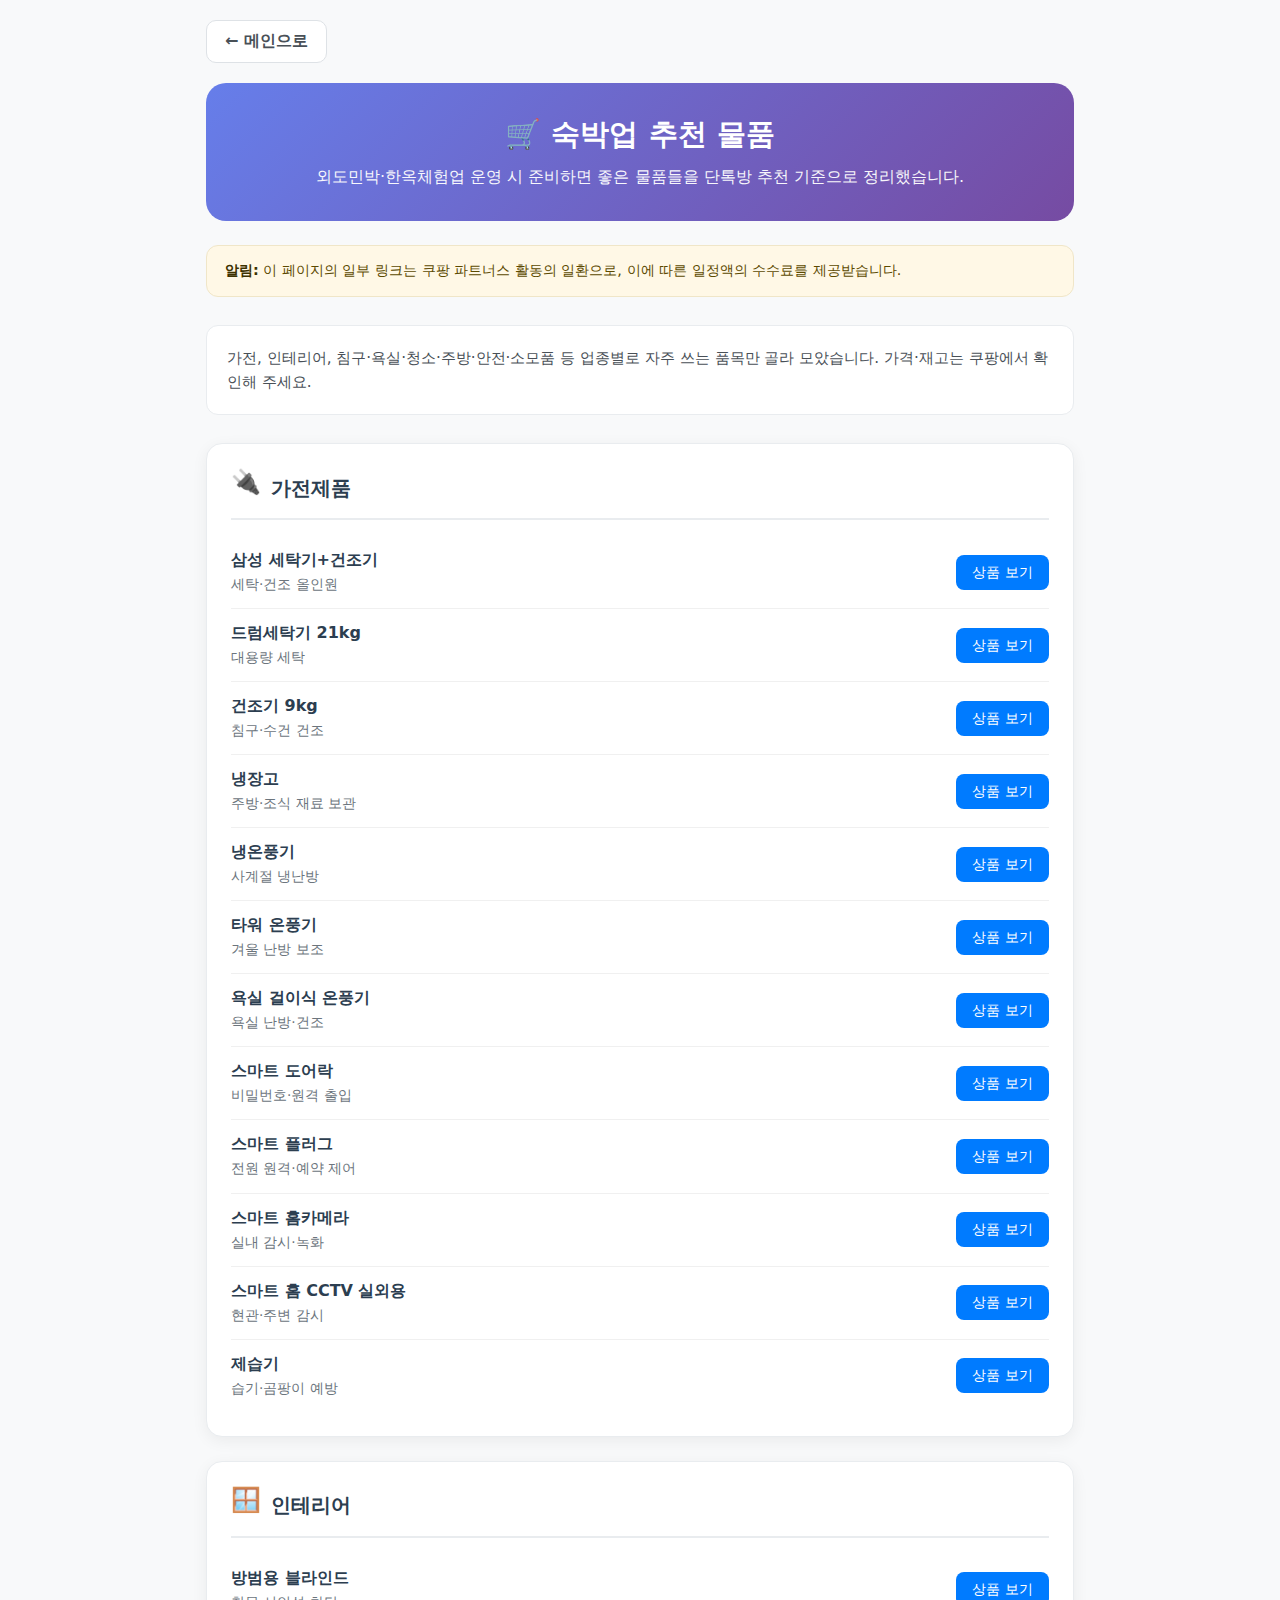
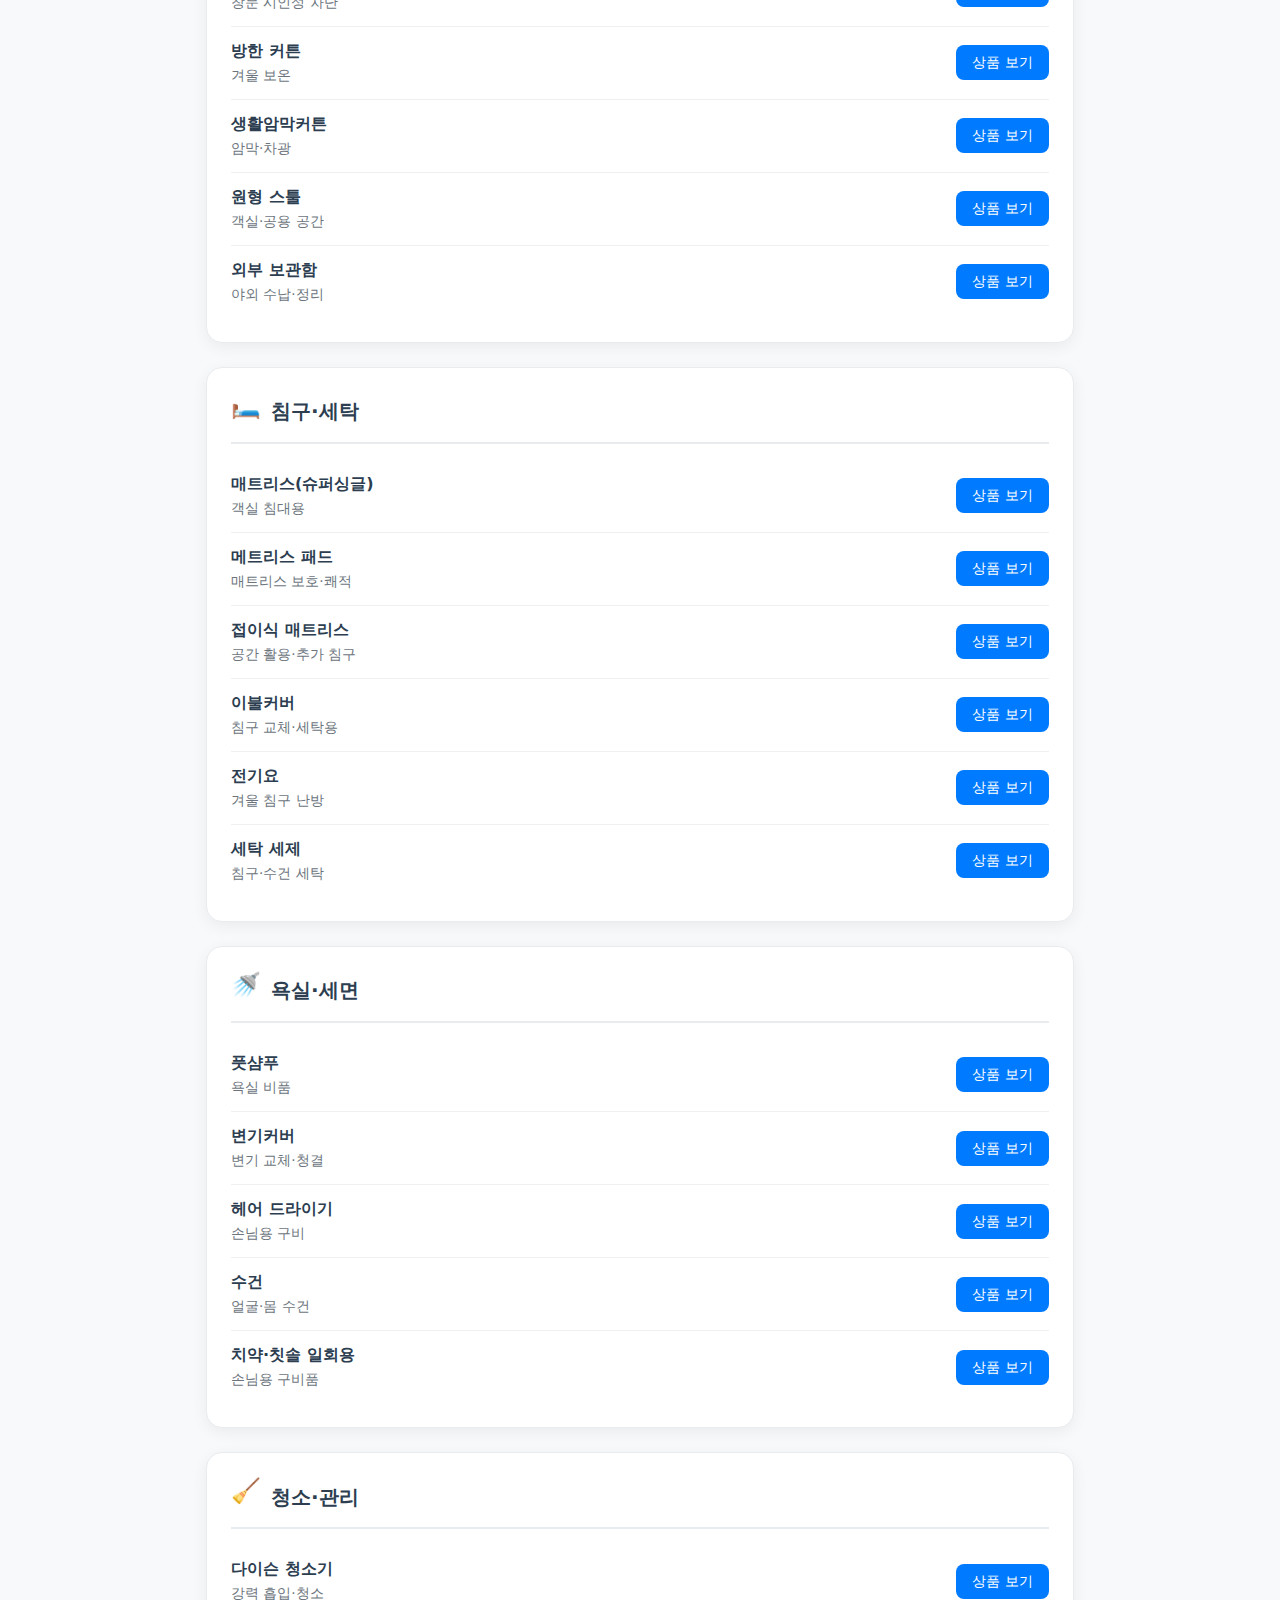
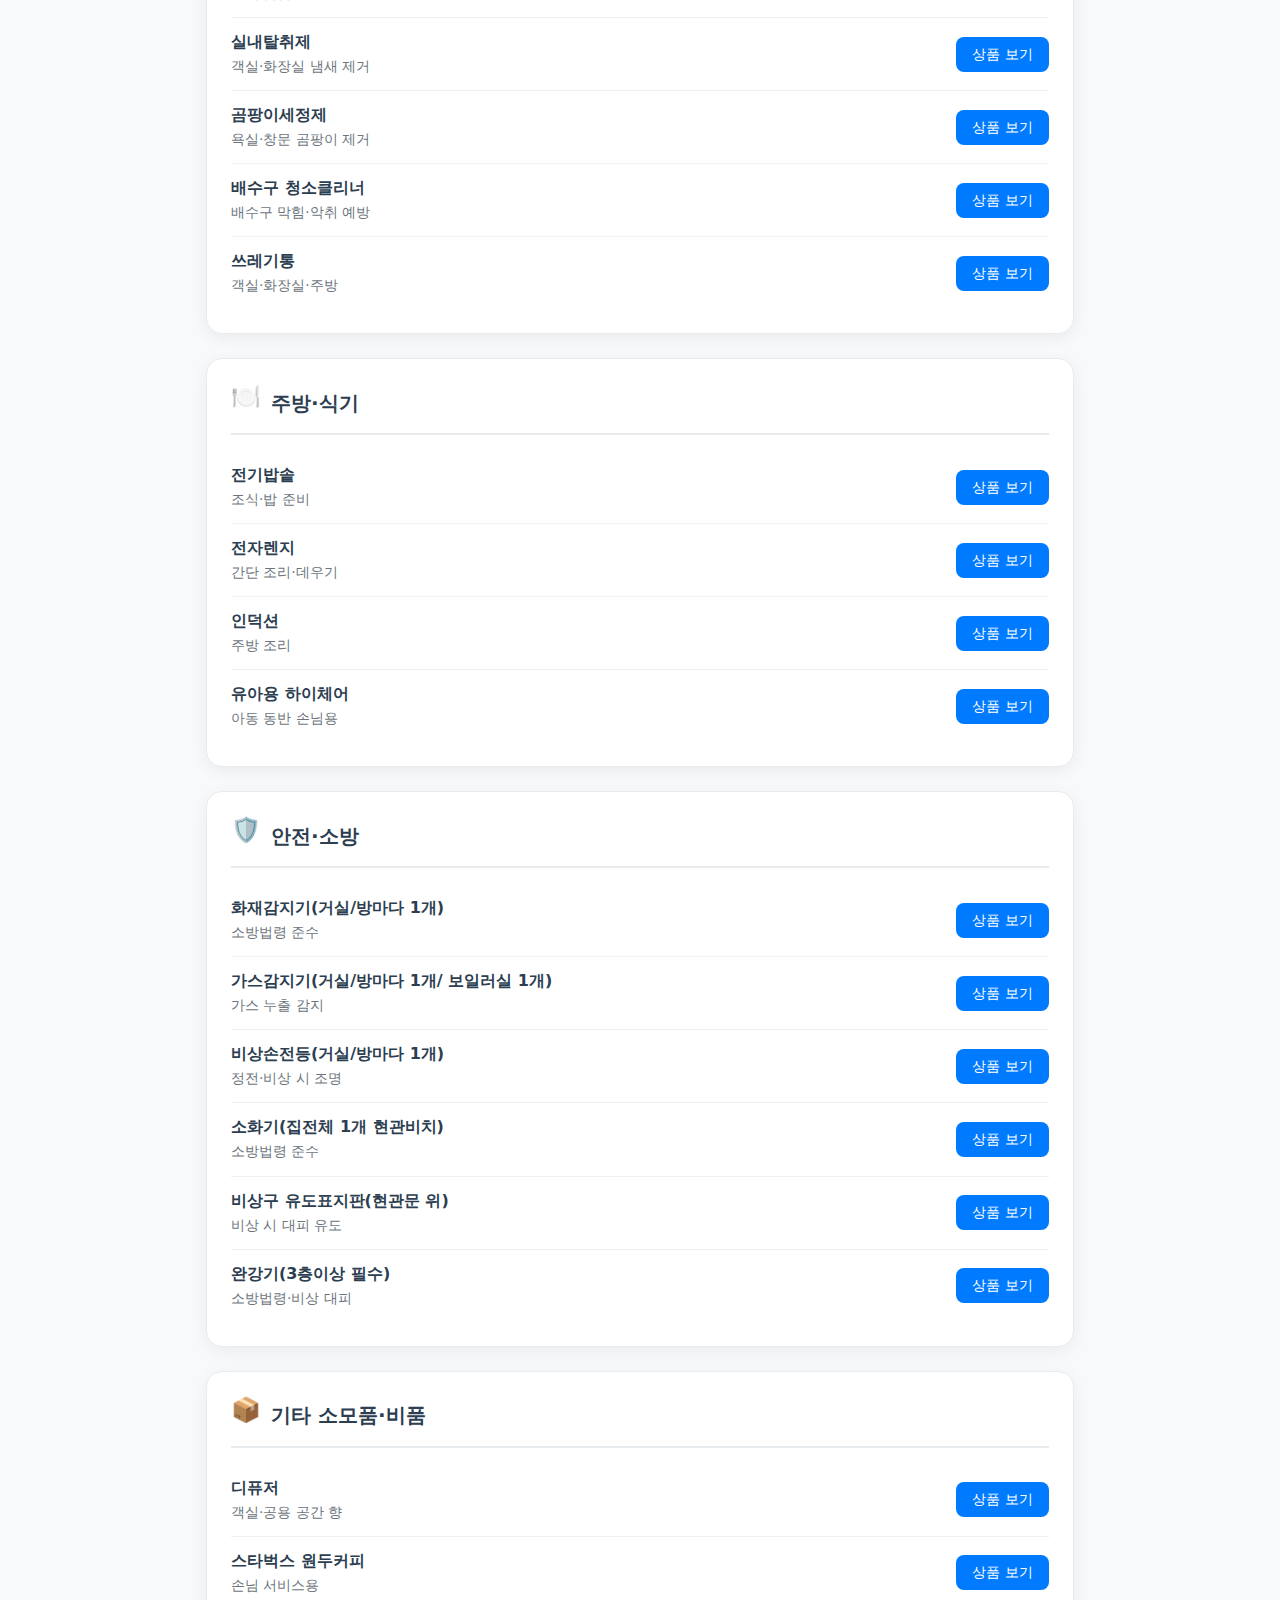
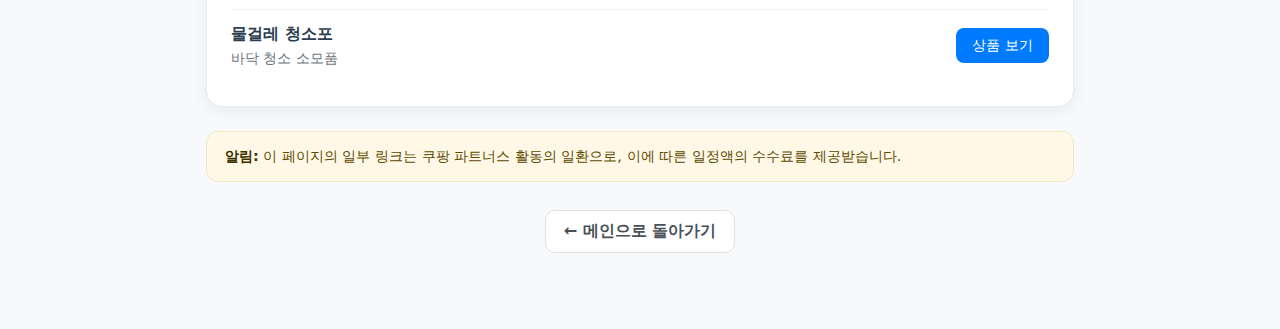
<file: shop.html>
<!DOCTYPE html>
<html lang="ko">
<head>
  <meta charset="UTF-8">
  <meta name="viewport" content="width=device-width, initial-scale=1.0">
  <title>숙박업 추천 물품 - 한옥 레이다</title>
  <meta name="description" content="외도민박·한옥체험업 운영에 필요한 침구, 욕실용품, 청소·소모품 등 단톡방 추천 물품을 한눈에.">
  <link rel="stylesheet" href="styles.css">
  <link rel="icon" type="image/png" href="favicon.ico.png">
  <style>
    body { background: #f8f9fa; }
    .shop-page { max-width: 900px; margin: 0 auto; padding: 20px 16px 40px; }
    .shop-hero {
      background: linear-gradient(135deg, #667eea 0%, #764ba2 100%);
      color: white;
      padding: 32px 24px;
      border-radius: 20px;
      text-align: center;
      margin-bottom: 24px;
    }
    .shop-hero h1 { font-size: 1.8em; margin: 0 0 10px 0; }
    .shop-hero p { font-size: 1em; opacity: 0.95; margin: 0; line-height: 1.5; }
    .back-btn {
      display: inline-flex; align-items: center; gap: 6px;
      background: #fff; color: #495057; border: 1px solid #dee2e6;
      padding: 10px 18px; border-radius: 10px; font-weight: 600; text-decoration: none;
      margin-bottom: 20px; transition: all 0.2s;
    }
    .back-btn:hover { background: #e9ecef; border-color: #adb5bd; color: #212529; }
    /* 쿠팡 파트너스 필수 고지 (정책 준수) */
    .partners-disclosure {
      background: #fff8e6; border: 1px solid #f0e6c8;
      border-radius: 12px; padding: 14px 18px; margin-bottom: 28px;
      font-size: 0.9em; color: #5c4a00; line-height: 1.5;
    }
    .partners-disclosure strong { color: #3d3200; }
    .shop-intro {
      background: #fff; border-radius: 12px; padding: 20px; margin-bottom: 28px;
      border: 1px solid #e9ecef; color: #495057; font-size: 0.95em; line-height: 1.6;
    }
    .shop-category {
      background: #fff; border-radius: 16px; padding: 24px; margin-bottom: 24px;
      box-shadow: 0 4px 16px rgba(0,0,0,0.06); border: 1px solid #e9ecef;
    }
    .shop-category h2 {
      font-size: 1.25em; color: #2c3e50; margin: 0 0 16px 0;
      padding-bottom: 10px; border-bottom: 2px solid #e9ecef;
      display: flex; align-items: center; gap: 10px;
    }
    .shop-category .category-icon { font-size: 1.2em; }
    .product-list { list-style: none; padding: 0; margin: 0; }
    .product-item {
      display: flex; align-items: center; justify-content: space-between; gap: 12px;
      padding: 14px 0; border-bottom: 1px solid #f0f0f0;
      flex-wrap: wrap;
    }
    .product-item:last-child { border-bottom: none; }
    .product-info { flex: 1; min-width: 0; }
    .product-name { font-weight: 600; color: #2c3e50; margin-bottom: 4px; }
    .product-desc { font-size: 0.85em; color: #6c757d; line-height: 1.4; }
    .product-link {
      display: inline-block; padding: 8px 16px; background: #007bff; color: #fff;
      border-radius: 8px; font-size: 0.9em; font-weight: 500; text-decoration: none;
      white-space: nowrap; transition: all 0.2s;
    }
    .product-link:hover { background: #0056b3; color: #fff; }
    @media (max-width: 600px) {
      .product-item { flex-direction: column; align-items: flex-start; }
    }
  </style>
</head>
<body>
  <div class="shop-page">
    <a href="index.html" class="back-btn">← 메인으로</a>

    <div class="shop-hero">
      <h1>🛒 숙박업 추천 물품</h1>
      <p>외도민박·한옥체험업 운영 시 준비하면 좋은 물품들을 단톡방 추천 기준으로 정리했습니다.</p>
    </div>

    <!-- 쿠팡 파트너스 정책: 필수 고지 문구 (페이지 상단 노출) -->
    <div class="partners-disclosure" role="complementary">
      <strong>알림:</strong> 이 페이지의 일부 링크는 쿠팡 파트너스 활동의 일환으로, 이에 따른 일정액의 수수료를 제공받습니다.
    </div>

    <div class="shop-intro">
      가전, 인테리어, 침구·욕실·청소·주방·안전·소모품 등 업종별로 자주 쓰는 품목만 골라 모았습니다. 가격·재고는 쿠팡에서 확인해 주세요.
    </div>

    <!-- 가전제품 -->
    <section class="shop-category">
      <h2><span class="category-icon">🔌</span> 가전제품</h2>
      <ul class="product-list">
        <li class="product-item">
          <div class="product-info">
            <div class="product-name">삼성 세탁기+건조기</div>
            <div class="product-desc">세탁·건조 올인원</div>
          </div>
          <a href="https://link.coupang.com/a/dS8vvZ" target="_blank" rel="noopener noreferrer" class="product-link">상품 보기</a>
        </li>
        <li class="product-item">
          <div class="product-info">
            <div class="product-name">드럼세탁기 21kg</div>
            <div class="product-desc">대용량 세탁</div>
          </div>
          <a href="https://link.coupang.com/a/dS79gy" target="_blank" rel="noopener noreferrer" class="product-link">상품 보기</a>
        </li>
        <li class="product-item">
          <div class="product-info">
            <div class="product-name">건조기 9kg</div>
            <div class="product-desc">침구·수건 건조</div>
          </div>
          <a href="https://link.coupang.com/a/dS8wcK" target="_blank" rel="noopener noreferrer" class="product-link">상품 보기</a>
        </li>
        <li class="product-item">
          <div class="product-info">
            <div class="product-name">냉장고</div>
            <div class="product-desc">주방·조식 재료 보관</div>
          </div>
          <a href="https://link.coupang.com/a/dS8BxK" target="_blank" rel="noopener noreferrer" class="product-link">상품 보기</a>
        </li>
        <li class="product-item">
          <div class="product-info">
            <div class="product-name">냉온풍기</div>
            <div class="product-desc">사계절 냉난방</div>
          </div>
          <a href="https://link.coupang.com/a/dS8aeO" target="_blank" rel="noopener noreferrer" class="product-link">상품 보기</a>
        </li>
        <li class="product-item">
          <div class="product-info">
            <div class="product-name">타워 온풍기</div>
            <div class="product-desc">겨울 난방 보조</div>
          </div>
          <a href="https://link.coupang.com/a/dS8f4M" target="_blank" rel="noopener noreferrer" class="product-link">상품 보기</a>
        </li>
        <li class="product-item">
          <div class="product-info">
            <div class="product-name">욕실 걸이식 온풍기</div>
            <div class="product-desc">욕실 난방·건조</div>
          </div>
          <a href="https://link.coupang.com/a/dS8hmd" target="_blank" rel="noopener noreferrer" class="product-link">상품 보기</a>
        </li>
        <li class="product-item">
          <div class="product-info">
            <div class="product-name">스마트 도어락</div>
            <div class="product-desc">비밀번호·원격 출입</div>
          </div>
          <a href="https://link.coupang.com/a/dS75qt" target="_blank" rel="noopener noreferrer" class="product-link">상품 보기</a>
        </li>
        <li class="product-item">
          <div class="product-info">
            <div class="product-name">스마트 플러그</div>
            <div class="product-desc">전원 원격·예약 제어</div>
          </div>
          <a href="https://link.coupang.com/a/dS8e3x" target="_blank" rel="noopener noreferrer" class="product-link">상품 보기</a>
        </li>
        <li class="product-item">
          <div class="product-info">
            <div class="product-name">스마트 홈카메라</div>
            <div class="product-desc">실내 감시·녹화</div>
          </div>
          <a href="https://link.coupang.com/a/dS8kXY" target="_blank" rel="noopener noreferrer" class="product-link">상품 보기</a>
        </li>
        <li class="product-item">
          <div class="product-info">
            <div class="product-name">스마트 홈 CCTV 실외용</div>
            <div class="product-desc">현관·주변 감시</div>
          </div>
          <a href="https://link.coupang.com/a/dS8lV5" target="_blank" rel="noopener noreferrer" class="product-link">상품 보기</a>
        </li>
        <li class="product-item">
          <div class="product-info">
            <div class="product-name">제습기</div>
            <div class="product-desc">습기·곰팡이 예방</div>
          </div>
          <a href="https://link.coupang.com/a/dS8paw" target="_blank" rel="noopener noreferrer" class="product-link">상품 보기</a>
        </li>
      </ul>
    </section>

    <!-- 인테리어 -->
    <section class="shop-category">
      <h2><span class="category-icon">🪟</span> 인테리어</h2>
      <ul class="product-list">
        <li class="product-item">
          <div class="product-info">
            <div class="product-name">방범용 블라인드</div>
            <div class="product-desc">창문 시인성 차단</div>
          </div>
          <a href="https://link.coupang.com/a/dS8xYW" target="_blank" rel="noopener noreferrer" class="product-link">상품 보기</a>
        </li>
        <li class="product-item">
          <div class="product-info">
            <div class="product-name">방한 커튼</div>
            <div class="product-desc">겨울 보온</div>
          </div>
          <a href="https://link.coupang.com/a/dS8ziy" target="_blank" rel="noopener noreferrer" class="product-link">상품 보기</a>
        </li>
        <li class="product-item">
          <div class="product-info">
            <div class="product-name">생활암막커튼</div>
            <div class="product-desc">암막·차광</div>
          </div>
          <a href="https://link.coupang.com/a/dS8zQr" target="_blank" rel="noopener noreferrer" class="product-link">상품 보기</a>
        </li>
        <li class="product-item">
          <div class="product-info">
            <div class="product-name">원형 스툴</div>
            <div class="product-desc">객실·공용 공간</div>
          </div>
          <a href="https://link.coupang.com/a/dS8JKr" target="_blank" rel="noopener noreferrer" class="product-link">상품 보기</a>
        </li>
        <li class="product-item">
          <div class="product-info">
            <div class="product-name">외부 보관함</div>
            <div class="product-desc">야외 수납·정리</div>
          </div>
          <a href="https://link.coupang.com/a/dS8MC0" target="_blank" rel="noopener noreferrer" class="product-link">상품 보기</a>
        </li>
      </ul>
    </section>

    <!-- 침구·세탁 -->
    <section class="shop-category">
      <h2><span class="category-icon">🛏️</span> 침구·세탁</h2>
      <ul class="product-list">
        <li class="product-item">
          <div class="product-info">
            <div class="product-name">매트리스(슈퍼싱글)</div>
            <div class="product-desc">객실 침대용</div>
          </div>
          <a href="https://link.coupang.com/a/dS8qgX" target="_blank" rel="noopener noreferrer" class="product-link">상품 보기</a>
        </li>
        <li class="product-item">
          <div class="product-info">
            <div class="product-name">메트리스 패드</div>
            <div class="product-desc">매트리스 보호·쾌적</div>
          </div>
          <a href="https://link.coupang.com/a/dS8d5U" target="_blank" rel="noopener noreferrer" class="product-link">상품 보기</a>
        </li>
        <li class="product-item">
          <div class="product-info">
            <div class="product-name">접이식 매트리스</div>
            <div class="product-desc">공간 활용·추가 침구</div>
          </div>
          <a href="https://link.coupang.com/a/dS8C0L" target="_blank" rel="noopener noreferrer" class="product-link">상품 보기</a>
        </li>
        <li class="product-item">
          <div class="product-info">
            <div class="product-name">이불커버</div>
            <div class="product-desc">침구 교체·세탁용</div>
          </div>
          <a href="https://link.coupang.com/a/dS8w3n" target="_blank" rel="noopener noreferrer" class="product-link">상품 보기</a>
        </li>
        <li class="product-item">
          <div class="product-info">
            <div class="product-name">전기요</div>
            <div class="product-desc">겨울 침구 난방</div>
          </div>
          <a href="https://link.coupang.com/a/dS8ucB" target="_blank" rel="noopener noreferrer" class="product-link">상품 보기</a>
        </li>
        <li class="product-item">
          <div class="product-info">
            <div class="product-name">세탁 세제</div>
            <div class="product-desc">침구·수건 세탁</div>
          </div>
          <a href="https://link.coupang.com/a/dS8Ljq" target="_blank" rel="noopener noreferrer" class="product-link">상품 보기</a>
        </li>
      </ul>
    </section>

    <!-- 욕실·세면 -->
    <section class="shop-category">
      <h2><span class="category-icon">🚿</span> 욕실·세면</h2>
      <ul class="product-list">
        <li class="product-item">
          <div class="product-info">
            <div class="product-name">풋샴푸</div>
            <div class="product-desc">욕실 비품</div>
          </div>
          <a href="https://link.coupang.com/a/dS76zv" target="_blank" rel="noopener noreferrer" class="product-link">상품 보기</a>
        </li>
        <li class="product-item">
          <div class="product-info">
            <div class="product-name">변기커버</div>
            <div class="product-desc">변기 교체·청결</div>
          </div>
          <a href="https://link.coupang.com/a/dS8GP4" target="_blank" rel="noopener noreferrer" class="product-link">상품 보기</a>
        </li>
        <li class="product-item">
          <div class="product-info">
            <div class="product-name">헤어 드라이기</div>
            <div class="product-desc">손님용 구비</div>
          </div>
          <a href="https://link.coupang.com/a/dS8qUf" target="_blank" rel="noopener noreferrer" class="product-link">상품 보기</a>
        </li>
        <li class="product-item">
          <div class="product-info">
            <div class="product-name">수건</div>
            <div class="product-desc">얼굴·몸 수건</div>
          </div>
          <a href="https://link.coupang.com/a/dS8DT6" target="_blank" rel="noopener noreferrer" class="product-link">상품 보기</a>
        </li>
        <li class="product-item">
          <div class="product-info">
            <div class="product-name">치약·칫솔 일회용</div>
            <div class="product-desc">손님용 구비품</div>
          </div>
          <a href="https://link.coupang.com/a/dS8GeN" target="_blank" rel="noopener noreferrer" class="product-link">상품 보기</a>
        </li>
      </ul>
    </section>

    <!-- 청소·관리 -->
    <section class="shop-category">
      <h2><span class="category-icon">🧹</span> 청소·관리</h2>
      <ul class="product-list">
        <li class="product-item">
          <div class="product-info">
            <div class="product-name">다이슨 청소기</div>
            <div class="product-desc">강력 흡입·청소</div>
          </div>
          <a href="https://link.coupang.com/a/dS8EP7" target="_blank" rel="noopener noreferrer" class="product-link">상품 보기</a>
        </li>
        <li class="product-item">
          <div class="product-info">
            <div class="product-name">실내탈취제</div>
            <div class="product-desc">객실·화장실 냄새 제거</div>
          </div>
          <a href="https://link.coupang.com/a/dS7ZUh" target="_blank" rel="noopener noreferrer" class="product-link">상품 보기</a>
        </li>
        <li class="product-item">
          <div class="product-info">
            <div class="product-name">곰팡이세정제</div>
            <div class="product-desc">욕실·창문 곰팡이 제거</div>
          </div>
          <a href="https://link.coupang.com/a/dS8a77" target="_blank" rel="noopener noreferrer" class="product-link">상품 보기</a>
        </li>
        <li class="product-item">
          <div class="product-info">
            <div class="product-name">배수구 청소클리너</div>
            <div class="product-desc">배수구 막힘·악취 예방</div>
          </div>
          <a href="https://link.coupang.com/a/dS8b0H" target="_blank" rel="noopener noreferrer" class="product-link">상품 보기</a>
        </li>
        <li class="product-item">
          <div class="product-info">
            <div class="product-name">쓰레기통</div>
            <div class="product-desc">객실·화장실·주방</div>
          </div>
          <a href="https://link.coupang.com/a/dS8dbo" target="_blank" rel="noopener noreferrer" class="product-link">상품 보기</a>
        </li>
      </ul>
    </section>

    <!-- 주방·식기 -->
    <section class="shop-category">
      <h2><span class="category-icon">🍽️</span> 주방·식기</h2>
      <ul class="product-list">
        <li class="product-item">
          <div class="product-info">
            <div class="product-name">전기밥솥</div>
            <div class="product-desc">조식·밥 준비</div>
          </div>
          <a href="https://link.coupang.com/a/dS8nFT" target="_blank" rel="noopener noreferrer" class="product-link">상품 보기</a>
        </li>
        <li class="product-item">
          <div class="product-info">
            <div class="product-name">전자렌지</div>
            <div class="product-desc">간단 조리·데우기</div>
          </div>
          <a href="https://link.coupang.com/a/dS8OIh" target="_blank" rel="noopener noreferrer" class="product-link">상품 보기</a>
        </li>
        <li class="product-item">
          <div class="product-info">
            <div class="product-name">인덕션</div>
            <div class="product-desc">주방 조리</div>
          </div>
          <a href="https://link.coupang.com/a/dS8jRe" target="_blank" rel="noopener noreferrer" class="product-link">상품 보기</a>
        </li>
        <li class="product-item">
          <div class="product-info">
            <div class="product-name">유아용 하이체어</div>
            <div class="product-desc">아동 동반 손님용</div>
          </div>
          <a href="https://link.coupang.com/a/dS8Isp" target="_blank" rel="noopener noreferrer" class="product-link">상품 보기</a>
        </li>
      </ul>
    </section>

    <!-- 안전·소방 -->
    <section class="shop-category">
      <h2><span class="category-icon">🛡️</span> 안전·소방</h2>
      <ul class="product-list">
        <li class="product-item">
          <div class="product-info">
            <div class="product-name">화재감지기(거실/방마다 1개)</div>
            <div class="product-desc">소방법령 준수</div>
          </div>
          <a href="https://link.coupang.com/a/dS7QAU" target="_blank" rel="noopener noreferrer" class="product-link">상품 보기</a>
        </li>
        <li class="product-item">
          <div class="product-info">
            <div class="product-name">가스감지기(거실/방마다 1개/ 보일러실 1개)</div>
            <div class="product-desc">가스 누출 감지</div>
          </div>
          <a href="https://link.coupang.com/a/dS8spt" target="_blank" rel="noopener noreferrer" class="product-link">상품 보기</a>
        </li>
        <li class="product-item">
          <div class="product-info">
            <div class="product-name">비상손전등(거실/방마다 1개)</div>
            <div class="product-desc">정전·비상 시 조명</div>
          </div>
          <a href="https://link.coupang.com/a/dS7Uxi" target="_blank" rel="noopener noreferrer" class="product-link">상품 보기</a>
        </li>
        <li class="product-item">
          <div class="product-info">
            <div class="product-name">소화기(집전체 1개 현관비치)</div>
            <div class="product-desc">소방법령 준수</div>
          </div>
          <a href="https://link.coupang.com/a/dS7VAR" target="_blank" rel="noopener noreferrer" class="product-link">상품 보기</a>
        </li>
        <li class="product-item">
          <div class="product-info">
            <div class="product-name">비상구 유도표지판(현관문 위)</div>
            <div class="product-desc">비상 시 대피 유도</div>
          </div>
          <a href="https://link.coupang.com/a/dS7Wfj" target="_blank" rel="noopener noreferrer" class="product-link">상품 보기</a>
        </li>
        <li class="product-item">
          <div class="product-info">
            <div class="product-name">완강기(3층이상 필수)</div>
            <div class="product-desc">소방법령·비상 대피</div>
          </div>
          <a href="https://link.coupang.com/a/dS8Xfl" target="_blank" rel="noopener noreferrer" class="product-link">상품 보기</a>
        </li>
      </ul>
    </section>

    <!-- 기타 소모품·비품 -->
    <section class="shop-category">
      <h2><span class="category-icon">📦</span> 기타 소모품·비품</h2>
      <ul class="product-list">
        <li class="product-item">
          <div class="product-info">
            <div class="product-name">디퓨저</div>
            <div class="product-desc">객실·공용 공간 향</div>
          </div>
          <a href="https://link.coupang.com/a/dS8TgG" target="_blank" rel="noopener noreferrer" class="product-link">상품 보기</a>
        </li>
        <li class="product-item">
          <div class="product-info">
            <div class="product-name">스타벅스 원두커피</div>
            <div class="product-desc">손님 서비스용</div>
          </div>
          <a href="https://link.coupang.com/a/dS8NYA" target="_blank" rel="noopener noreferrer" class="product-link">상품 보기</a>
        </li>
        <li class="product-item">
          <div class="product-info">
            <div class="product-name">물걸레 청소포</div>
            <div class="product-desc">바닥 청소 소모품</div>
          </div>
          <a href="https://link.coupang.com/a/dS8Rs9" target="_blank" rel="noopener noreferrer" class="product-link">상품 보기</a>
        </li>
      </ul>
    </section>

    <div class="partners-disclosure" style="margin-top: 8px;">
      <strong>알림:</strong> 이 페이지의 일부 링크는 쿠팡 파트너스 활동의 일환으로, 이에 따른 일정액의 수수료를 제공받습니다.
    </div>

    <p style="text-align: center; margin-top: 24px;">
      <a href="index.html" class="back-btn">← 메인으로 돌아가기</a>
    </p>
  </div>
</body>
</html>
</file>
<file: styles.css>
*{box-sizing:border-box} body{margin:0;font-family:system-ui,-apple-system,Segoe UI,Roboto}
.topbar{height:56px;padding:0 16px;display:flex;align-items:center;justify-content:space-between;border-bottom:1px solid #eee}
.brand{font-weight:700;display:flex;align-items:center;gap:8px}
.brand-icon{font-size:1.5em}
.topbar-nav{display:flex;align-items:center;gap:16px}
.topbar-link{color:#495057;text-decoration:none;font-weight:500;font-size:0.95em;transition:color 0.2s}
.topbar-link:hover{color:#007bff}
.shop-card{border-left:4px solid #fd7e14}
.shop-btn{background:#fd7e14;color:#fff}
.shop-btn:hover{box-shadow:0 4px 12px rgba(253,126,20,0.3)}
.sidebar .shop-btn{background:#fd7e14;color:#fff}
.sidebar .shop-btn:hover{box-shadow:0 4px 12px rgba(253,126,20,0.3)}
#authedNav{display:flex;gap:12px;align-items:center}
.hide{display:none}
.center{min-height:calc(100vh - 56px);display:flex;align-items:center;justify-content:center;background:#fafbfd}
.card{width:min(720px,92vw);background:#fff;border:1px solid #eee;border-radius:14px;padding:24px;box-shadow:0 8px 24px rgba(0,0,0,.06)}
.btn{all:unset;display:inline-block;padding:12px 18px;border-radius:10px;border:1px solid #ddd;cursor:pointer}
.btn.primary{background:#2f6bff;color:#fff;border-color:#2f6bff}
.hint{color:#666;font-size:13px}
.small{font-size:12px}
.row{display:flex;gap:10px}
.wrap{padding:18px;max-width:1400px;margin:0 auto;display:grid;grid-template-columns:1fr 300px;gap:30px;align-items:start}
.map-header{grid-column:1/-1;display:flex;justify-content:space-between;align-items:center;margin-bottom:20px;padding:20px 0;border-bottom:2px solid #f0f0f0}
.map-title{color:#2c3e50;font-size:2.2em;font-weight:700;margin:0;position:relative}
.map-title::after{content:'';position:absolute;bottom:-8px;left:0;width:80px;height:4px;background:linear-gradient(90deg,#007bff,#0056b3);border-radius:2px}
.map-controls{display:flex;gap:12px;align-items:center}
.guide-btn,.help-btn,.stats-btn,.large-map-btn{display:flex;align-items:center;gap:8px;padding:10px 16px;background:#f8f9fa;border:2px solid #e9ecef;border-radius:10px;cursor:pointer;transition:all 0.2s;font-weight:600;color:#495057}
.guide-btn:hover,.help-btn:hover,.stats-btn:hover,.large-map-btn:hover{background:#e9ecef;border-color:#dee2e6;transform:translateY(-1px)}
.large-map-btn{background:#17a2b8;color:#fff;border-color:#17a2b8}
.large-map-btn:hover{background:#138496;border-color:#138496}
.guide-icon,.help-icon,.stats-icon,.large-map-icon{font-size:1.2em}
.notice-bar{display:flex;flex-direction:column;gap:20px;margin-bottom:20px}
.notice-card{background:linear-gradient(135deg,#667eea 0%,#764ba2 100%);color:#fff;border-radius:16px;padding:20px;display:flex;align-items:center;gap:16px;box-shadow:0 8px 25px rgba(102,126,234,0.3)}
.notice-icon{font-size:2em}
.notice-content{flex:1}
.notice-title{font-size:1.3em;font-weight:700;margin-bottom:4px}
.notice-text{font-size:0.95em;opacity:0.9;margin-bottom:8px}
.notice-email{color:#fff;text-decoration:none;font-weight:600;font-size:1.1em;transition:opacity 0.2s}
.notice-email:hover{opacity:0.8}
.action-cards{display:grid;grid-template-columns:repeat(auto-fit,minmax(280px,1fr));gap:16px}
.action-card{background:#fff;border:2px solid #f0f0f0;border-radius:16px;padding:20px;display:flex;flex-direction:column;gap:12px;transition:all 0.3s ease;position:relative;overflow:hidden}
.action-card:hover{transform:translateY(-4px);box-shadow:0 12px 30px rgba(0,0,0,0.15);border-color:#e0e0e0}
.action-card::before{content:'';position:absolute;top:0;left:0;right:0;height:4px;background:linear-gradient(90deg,#667eea,#764ba2)}
.kakao-card{border-left:4px solid #fee500}
.contact-card{border-left:4px solid #007bff}
.ad-card{border-left:4px solid #28a745}
.action-icon{font-size:2.5em;margin-bottom:8px}
.action-content{flex:1}
.action-title{font-size:1.2em;font-weight:700;color:#2c3e50;margin-bottom:4px}
.action-desc{font-size:0.9em;color:#6c757d;line-height:1.4}
.action-btn{background:#007bff;color:#fff;border:none;padding:12px 20px;border-radius:10px;font-weight:600;text-decoration:none;text-align:center;transition:all 0.2s;cursor:pointer;font-size:0.95em}
.action-btn:hover{transform:translateY(-2px);box-shadow:0 6px 20px rgba(0,123,255,0.3)}
.kakao-btn{background:#fee500;color:#3c1e1e}
.kakao-btn:hover{box-shadow:0 6px 20px rgba(254,229,0,0.4)}
.contact-btn{background:#007bff}
.contact-btn:hover{box-shadow:0 6px 20px rgba(0,123,255,0.3)}
.ad-btn{background:#28a745}
.ad-btn:hover{box-shadow:0 6px 20px rgba(40,167,69,0.3)}
.kakao-link{color:#3c1e1e;text-decoration:none;font-weight:500}
.kakao-link:hover{color:#ffeb00;background:#3c1e1e;padding:2px 6px;border-radius:4px}
.map-embed{position:relative;background:#fff;border-radius:20px;padding:20px;box-shadow:0 12px 35px rgba(0,0,0,0.1);border:1px solid #e9ecef;margin:0}
.map-embed iframe{width:100%;height:75vh;border-radius:16px;box-shadow:0 8px 25px rgba(0,0,0,0.15);border:none}
.sidebar{display:flex;flex-direction:column;gap:20px;position:sticky;top:20px}
.sidebar .notice-card{background:linear-gradient(135deg,#667eea 0%,#764ba2 100%);color:#fff;border-radius:16px;padding:16px;display:flex;align-items:center;gap:12px;box-shadow:0 8px 25px rgba(102,126,234,0.3)}
.sidebar .notice-icon{font-size:1.5em}
.sidebar .notice-content{flex:1}
.sidebar .notice-title{font-size:1.1em;font-weight:700;margin-bottom:4px}
.sidebar .notice-text{font-size:0.85em;opacity:0.9;margin-bottom:6px}
.sidebar .notice-email{color:#fff;text-decoration:none;font-weight:600;font-size:0.9em;transition:opacity 0.2s}
.sidebar .notice-email:hover{opacity:0.8}
.sidebar .action-cards{display:grid;grid-template-columns:repeat(2,1fr);gap:8px}
.sidebar .action-card{background:#fff;border:2px solid #f0f0f0;border-radius:12px;padding:16px;display:flex;flex-direction:column;gap:10px;transition:all 0.3s ease;position:relative;overflow:hidden}
.sidebar .action-card:hover{transform:translateY(-2px);box-shadow:0 8px 20px rgba(0,0,0,0.1);border-color:#e0e0e0}
.sidebar .action-card::before{content:'';position:absolute;top:0;left:0;right:0;height:3px;background:linear-gradient(90deg,#667eea,#764ba2)}
.sidebar .action-icon{font-size:1.8em;margin-bottom:6px}
.sidebar .action-content{flex:1}
.sidebar .action-title{font-size:1em;font-weight:700;color:#2c3e50;margin-bottom:3px}
.sidebar .action-desc{font-size:0.8em;color:#6c757d;line-height:1.3}
.sidebar .action-btn{background:#007bff;color:#fff;border:none;padding:8px 14px;border-radius:8px;font-weight:600;text-decoration:none;text-align:center;transition:all 0.2s;cursor:pointer;font-size:0.85em}
.sidebar .action-btn:hover{transform:translateY(-1px);box-shadow:0 4px 12px rgba(0,123,255,0.3)}
.sidebar .kakao-btn{background:#fee500;color:#3c1e1e}
.sidebar .kakao-btn:hover{box-shadow:0 4px 12px rgba(254,229,0,0.4)}
.sidebar .contact-btn{background:#007bff}
.sidebar .contact-btn:hover{box-shadow:0 4px 12px rgba(0,123,255,0.3)}
.sidebar .ad-btn{background:#28a745}
.sidebar .ad-btn:hover{box-shadow:0 4px 12px rgba(40,167,69,0.3)}
.sidebar .cafe-btn{background:#03c75a;color:#fff}
.sidebar .cafe-btn:hover{box-shadow:0 4px 12px rgba(3,199,90,0.3)}

/* 제휴업체 분야 선택 */
.category-section{margin:20px 0;padding:16px;background:#f8f9fa;border-radius:12px;border:1px solid #e9ecef}
.category-title{font-size:1em;font-weight:700;color:#2c3e50;margin:0 0 8px 0;text-align:center}
.category-notice{font-size:0.8em;color:#6c757d;text-align:center;margin:0 0 12px 0;font-style:italic}
.category-buttons{display:grid;grid-template-columns:repeat(2,1fr);gap:8px}
.category-btn{display:flex;align-items:center;gap:6px;padding:8px 12px;background:#fff;border:2px solid #e9ecef;border-radius:8px;cursor:pointer;transition:all 0.2s;font-size:0.8em;font-weight:600;color:#495057;text-align:center;justify-content:center}
.category-btn:hover{background:#e9ecef;border-color:#dee2e6;transform:translateY(-1px)}
.category-btn.clicked{background:#007bff;color:#fff;border-color:#007bff}
.category-btn .category-icon{font-size:1.2em}

/* 통계 오버레이 */
.stats-overlay{position:absolute;top:20px;right:20px;width:400px;max-height:85vh;background:#fff;border-radius:12px;box-shadow:0 8px 25px rgba(0,0,0,0.15);z-index:1000;overflow:hidden;display:none}
.stats-header{background:linear-gradient(135deg,#667eea 0%,#764ba2 100%);color:#fff;padding:16px;display:flex;justify-content:space-between;align-items:center}
.stats-header h3{margin:0;font-size:1.1em;font-weight:700}
.stats-close{background:none;border:none;color:#fff;font-size:1.5em;cursor:pointer;padding:0;width:24px;height:24px;display:flex;align-items:center;justify-content:center}
.stats-close:hover{opacity:0.8}
.stats-content{padding:20px}
.stats-summary{display:flex;gap:16px;padding:16px;background:#f8f9fa;border-bottom:1px solid #e9ecef}
.data-source{padding:8px 16px;background:#e8f4fd;border-bottom:1px solid #e9ecef;text-align:center}
.data-source small{color:#6c757d;font-size:0.75em}
.summary-item{flex:1;text-align:center}
.summary-label{display:block;font-size:0.8em;color:#6c757d;margin-bottom:4px}
.summary-value{display:block;font-size:1.2em;font-weight:700;color:#2c3e50}
.stats-list{max-height:450px;overflow-y:auto}
.district-item{padding:12px 16px;border-bottom:1px solid #f0f0f0;cursor:pointer;transition:background 0.2s}
.district-item:hover{background:#f8f9fa}
.district-item:last-child{border-bottom:none}
.district-name{font-weight:600;color:#2c3e50;margin-bottom:4px}
.district-stats{display:flex;gap:12px;margin-bottom:8px}
.hanok-count{font-size:0.85em;color:#007bff;font-weight:500}
.experience-count{font-size:0.85em;color:#28a745;font-weight:500}
.district-bar{height:4px;background:#e9ecef;border-radius:2px;overflow:hidden}
.bar-fill{height:100%;background:linear-gradient(90deg,#007bff,#0056b3);transition:width 0.3s}

/* 구 상세 정보 */
.district-detail{position:absolute;top:50%;left:50%;transform:translate(-50%,-50%);width:300px;background:#fff;border-radius:12px;box-shadow:0 8px 25px rgba(0,0,0,0.15);z-index:1001;overflow:hidden}
.detail-header{background:linear-gradient(135deg,#28a745 0%,#20c997 100%);color:#fff;padding:16px;display:flex;justify-content:space-between;align-items:center}
.detail-header h4{margin:0;font-size:1em;font-weight:700}
.detail-close{background:none;border:none;color:#fff;font-size:1.5em;cursor:pointer;padding:0;width:24px;height:24px;display:flex;align-items:center;justify-content:center}
.detail-close:hover{opacity:0.8}
.detail-content{padding:16px}
.detail-item{display:flex;justify-content:space-between;align-items:center;padding:8px 0;border-bottom:1px solid #f0f0f0}
.detail-item:last-child{border-bottom:none}
.detail-label{font-size:0.9em;color:#6c757d}
.detail-value{font-size:0.9em;font-weight:600;color:#2c3e50}

/* 데이터 업데이트 알림 */
.update-notification{position:fixed;top:20px;left:50%;transform:translateX(-50%);z-index:2000;background:#28a745;color:#fff;border-radius:8px;box-shadow:0 4px 12px rgba(40,167,69,0.3);animation:slideDown 0.3s ease}
.notification-content{display:flex;align-items:center;gap:12px;padding:12px 16px}
.notification-content button{background:none;border:none;color:#fff;font-size:1.2em;cursor:pointer;padding:0;width:20px;height:20px;display:flex;align-items:center;justify-content:center}
.notification-content button:hover{opacity:0.8}
@keyframes slideDown{from{transform:translateX(-50%) translateY(-100%);opacity:0}to{transform:translateX(-50%) translateY(0);opacity:1}}

/* 모바일 반응형 */
@media (max-width: 768px) {
  .topbar{flex-wrap:wrap;gap:8px;padding:10px 12px}
  .topbar-nav{gap:10px}
  .topbar-link{font-size:0.9em}
  .wrap{grid-template-columns:1fr;gap:20px;padding:12px}
  .map-header{flex-direction:column;gap:15px;align-items:stretch;text-align:center}
  .map-title{font-size:1.8em}
  .map-controls{justify-content:center}
  .map-embed iframe{height:60vh}
  .sidebar{position:static;order:1}
  .sidebar .action-cards{display:grid;grid-template-columns:repeat(2,1fr);gap:8px}
  .sidebar .action-card{padding:12px;gap:8px}
  .sidebar .action-icon{font-size:1.5em}
  .sidebar .action-title{font-size:0.9em}
  .sidebar .action-desc{font-size:0.75em}
  .sidebar .action-btn{padding:6px 10px;font-size:0.8em}
  .category-buttons{grid-template-columns:repeat(2,1fr);gap:6px}
  .category-btn{padding:6px 8px;font-size:0.75em}
  .guide-content{max-height:50vh;overflow-y:auto}
  .stats-overlay{width:95%;max-width:400px;top:10px;right:10px}
  .district-detail{width:90%;max-width:300px}
}
.blur{filter:blur(2px);opacity:.85}
.overlay{position:absolute;inset:0;display:flex;align-items:center;justify-content:center}
.overlay-card{background:#ffffffeb;border:1px solid #eee;border-radius:12px;padding:18px;box-shadow:0 8px 24px rgba(0,0,0,.12);text-align:center;backdrop-filter:saturate(140%) blur(2px)}
.foot{background:linear-gradient(135deg,#2c3e50 0%,#34495e 100%);color:#ecf0f1;padding:40px 0 20px;margin-top:50px}
.footer-content{max-width:1100px;margin:0 auto;padding:0 20px}
.footer-main{display:flex;align-items:center;gap:30px;margin-bottom:30px;flex-wrap:wrap}
.footer-brand{display:flex;align-items:center;gap:12px}
.footer-icon{font-size:2em}
.footer-title{font-size:1.8em;font-weight:700;color:#fff}
.footer-desc{color:#bdc3c7;font-size:1.05em;line-height:1.5;flex:1;min-width:300px}
.footer-links{display:grid;grid-template-columns:repeat(auto-fit,minmax(200px,1fr));gap:30px;margin-bottom:30px}
.footer-section h4{color:#fff;font-size:1.1em;font-weight:600;margin-bottom:15px;border-bottom:2px solid #3498db;padding-bottom:8px}
.footer-section ul{list-style:none;padding:0;margin:0}
.footer-section li{margin-bottom:8px}
.footer-section a{color:#bdc3c7;text-decoration:none;transition:color 0.2s;font-size:0.95em}
.footer-section a:hover{color:#3498db}
.footer-bottom{text-align:center;padding-top:20px;border-top:1px solid #34495e;color:#95a5a6;font-size:0.9em}
.footer-bottom p{margin:5px 0}

/* 가이드 섹션 스타일 */
.guide-section{background:#fff;border-radius:20px;padding:25px;margin:20px 0;box-shadow:0 8px 25px rgba(0,0,0,0.08);border:1px solid #e9ecef}
.guide-header{display:flex;align-items:center;gap:15px;margin-bottom:20px;flex-wrap:wrap}
.guide-icon{font-size:2em}
.guide-header h3{color:#2c3e50;font-size:1.5em;font-weight:700;margin:0;flex:1}
.guide-toggle{background:linear-gradient(135deg,#007bff,#0056b3);color:#fff;border:none;padding:10px 20px;border-radius:10px;font-weight:600;cursor:pointer;transition:all 0.2s;font-size:0.9em}
.guide-toggle:hover{transform:translateY(-2px);box-shadow:0 6px 20px rgba(0,123,255,0.3)}
.guide-content{display:block}
.guide-steps{display:grid;grid-template-columns:repeat(auto-fit,minmax(250px,1fr));gap:20px;margin-bottom:30px}
.guide-step{display:flex;gap:15px;padding:20px;background:#f8f9fa;border-radius:12px;border-left:4px solid #007bff;transition:all 0.2s}
.guide-step:hover{background:#e3f2fd;transform:translateY(-2px);box-shadow:0 4px 15px rgba(0,123,255,0.1)}
.step-number{background:linear-gradient(135deg,#007bff,#0056b3);color:#fff;width:40px;height:40px;border-radius:50%;display:flex;align-items:center;justify-content:center;font-weight:700;font-size:1.2em;flex-shrink:0}
.step-content h4{color:#2c3e50;font-size:1.1em;font-weight:600;margin:0 0 8px 0}
.step-content p{color:#6c757d;margin:0;line-height:1.5;font-size:0.95em}
.guide-tips{background:linear-gradient(135deg,#fff3cd,#ffeaa7);border:1px solid #ffeaa7;border-radius:12px;padding:20px;margin-bottom:20px}
.guide-tips h4{color:#856404;margin:0 0 15px 0;font-size:1.1em;font-weight:600}
.guide-tips ul{color:#856404;margin:0;padding-left:20px}
.guide-tips li{margin-bottom:8px;line-height:1.5;font-size:0.95em}
.guide-video{background:linear-gradient(135deg,#e3f2fd,#bbdefb);border:1px solid #bbdefb;border-radius:12px;padding:20px;text-align:center}
.guide-video h4{color:#1565c0;margin:0 0 10px 0;font-size:1.1em;font-weight:600}
.guide-video p{color:#1565c0;margin:0 0 15px 0;font-size:0.95em}
.video-placeholder{background:#fff;border:2px dashed #90caf9;border-radius:12px;padding:30px;margin:0 auto 20px auto;max-width:300px}
.video-icon{font-size:3em;margin-bottom:10px}
.video-placeholder p{color:#1565c0;font-weight:600;margin:0 0 5px 0}
.video-placeholder small{color:#90caf9;font-size:0.85em}
.guide-link-btn{background:linear-gradient(135deg,#1565c0,#0d47a1);color:#fff;text-decoration:none;padding:12px 24px;border-radius:10px;font-weight:600;display:inline-block;transition:all 0.2s;margin-top:15px}
.guide-link-btn:hover{transform:translateY(-2px);box-shadow:0 6px 20px rgba(21,101,192,0.3);color:#fff}

/* 리드 광고 시스템 스타일 */
.lead-ads-container{margin:20px 0;padding:20px;background:#f8f9fa;border-radius:12px;border:1px solid #e9ecef}
.lead-ads-header{text-align:center;margin-bottom:20px}
.lead-ads-header h3{color:#2c3e50;margin:0 0 8px 0;font-size:1.4em}
.lead-ads-header p{color:#6c757d;margin:0;font-size:0.95em}
.lead-ads-grid{display:grid;grid-template-columns:repeat(auto-fit,minmax(280px,1fr));gap:16px;margin-top:16px}
.lead-ad-card{background:#fff;border:1px solid #dee2e6;border-radius:10px;padding:16px;box-shadow:0 2px 8px rgba(0,0,0,.08);transition:all 0.3s ease;position:relative}
.lead-ad-card:hover{transform:translateY(-2px);box-shadow:0 4px 16px rgba(0,0,0,.12);border-color:#007bff}
.ad-category{font-size:1.5em;margin-bottom:8px}
.lead-ad-card h4{color:#2c3e50;margin:0 0 8px 0;font-size:1.1em;font-weight:600}
.lead-ad-card p{color:#6c757d;margin:0 0 12px 0;font-size:0.9em;line-height:1.4}
.ad-info{display:flex;justify-content:space-between;align-items:center;margin-bottom:12px;font-size:0.85em}
.ad-area{color:#6c757d}
.ad-priority{padding:2px 8px;border-radius:12px;font-size:0.8em;font-weight:500}
.priority-high{background:#d4edda;color:#155724}
.priority-medium{background:#fff3cd;color:#856404}
.ad-actions{display:flex;gap:8px}
.btn-call{background:#28a745;color:#fff;border:none;padding:8px 12px;border-radius:6px;text-decoration:none;font-size:0.85em;font-weight:500;transition:background 0.2s}
.btn-call:hover{background:#218838;color:#fff}
.btn-info{background:#6c757d;color:#fff;border:none;padding:8px 12px;border-radius:6px;font-size:0.85em;font-weight:500;cursor:pointer;transition:background 0.2s}
.btn-info:hover{background:#5a6268}

/* 광고 모달 스타일 */
.ad-modal{position:fixed;top:0;left:0;width:100%;height:100%;background:rgba(0,0,0,0.5);display:flex;align-items:center;justify-content:center;z-index:1000}
.modal-content{background:#fff;border-radius:12px;padding:24px;max-width:500px;width:90%;max-height:80vh;overflow-y:auto;position:relative}
.close{position:absolute;top:12px;right:16px;font-size:24px;font-weight:bold;cursor:pointer;color:#aaa}
.close:hover{color:#000}
.modal-details{margin:16px 0;padding:16px;background:#f8f9fa;border-radius:8px}
.modal-details p{margin:8px 0;color:#495057}
.modal-actions{display:flex;gap:12px;margin-top:20px}
.modal-actions .btn{flex:1;text-align:center;padding:10px 16px;border-radius:6px;text-decoration:none;font-weight:500;transition:all 0.2s}
.modal-actions .btn-primary{background:#007bff;color:#fff;border:none}
.modal-actions .btn-primary:hover{background:#0056b3;color:#fff}
.modal-actions .btn:not(.btn-primary){background:#6c757d;color:#fff;border:none;cursor:pointer}
.modal-actions .btn:not(.btn-primary):hover{background:#5a6268}

/* 연락처 모달 스타일 */
.modal{display:none;position:fixed;z-index:1000;left:0;top:0;width:100%;height:100%;background-color:rgba(0,0,0,0.5)}
.modal-content{background-color:#fff;margin:5% auto;padding:0;border-radius:12px;width:90%;max-width:800px;max-height:80vh;overflow:hidden;box-shadow:0 10px 30px rgba(0,0,0,0.3)}
.modal-header{background:#f8f9fa;padding:20px;border-bottom:1px solid #dee2e6;display:flex;justify-content:space-between;align-items:center}
.modal-header h3{margin:0;color:#2c3e50;font-size:1.3em}
.close{color:#aaa;font-size:28px;font-weight:bold;cursor:pointer;line-height:1}
.close:hover{color:#000}
.modal-body{padding:20px;max-height:60vh;overflow-y:auto}
.contacts-list{display:grid;gap:12px}
.contact-item{background:#f8f9fa;border:1px solid #dee2e6;border-radius:8px;padding:16px;transition:all 0.2s}
.contact-item:hover{background:#e9ecef;border-color:#007bff}
.contact-department{font-weight:600;color:#2c3e50;margin-bottom:8px;font-size:1.1em}
.contact-phone{color:#007bff;font-size:1.1em;font-weight:500;text-decoration:none}
.contact-phone:hover{text-decoration:underline}
.modal-footer{background:#f8f9fa;padding:20px;border-top:1px solid #dee2e6;display:flex;gap:12px;justify-content:flex-end}

/* 카테고리 추적 시스템 스타일 */
.category-tracker-container{margin:30px 0;padding:30px;background:linear-gradient(135deg,#f8f9fa 0%,#e9ecef 100%);border-radius:20px;border:1px solid #dee2e6;box-shadow:0 8px 25px rgba(0,0,0,0.08)}
.category-tracker-header{text-align:center;margin-bottom:30px}
.category-tracker-header h3{color:#2c3e50;margin:0 0 12px 0;font-size:1.6em;font-weight:700}
.category-tracker-header p{color:#6c757d;margin:0;font-size:1.05em;line-height:1.5}
.category-buttons-grid{display:grid;grid-template-columns:repeat(auto-fit,minmax(220px,1fr));gap:20px;margin-bottom:30px}
.category-btn{background:#fff;border:2px solid #f0f0f0;border-radius:16px;padding:24px 20px;cursor:pointer;transition:all 0.3s ease;text-align:center;position:relative;overflow:hidden;box-shadow:0 4px 15px rgba(0,0,0,0.08)}
.category-btn:hover{border-color:#007bff;transform:translateY(-6px);box-shadow:0 12px 30px rgba(0,123,255,0.2)}
.category-btn.clicked{background:linear-gradient(135deg,#e3f2fd 0%,#bbdefb 100%);border-color:#2196f3;transform:scale(0.95)}
.category-btn::before{content:'';position:absolute;top:0;left:0;right:0;height:4px;background:linear-gradient(90deg,#007bff,#0056b3);opacity:0;transition:opacity 0.3s}
.category-btn:hover::before{opacity:1}
.category-icon{font-size:2.8em;margin-bottom:12px;display:block}
.category-name{font-weight:700;color:#2c3e50;margin-bottom:8px;font-size:1.2em}
.category-description{color:#6c757d;font-size:0.9em;margin-bottom:16px;line-height:1.4}
.click-count{background:linear-gradient(135deg,#007bff,#0056b3);color:#fff;border-radius:20px;padding:6px 12px;font-size:0.85em;font-weight:600;display:inline-block;box-shadow:0 2px 8px rgba(0,123,255,0.3)}
.category-stats{display:flex;gap:30px;justify-content:center;flex-wrap:wrap;padding:24px;background:#fff;border-radius:16px;border:1px solid #e9ecef;box-shadow:0 4px 15px rgba(0,0,0,0.05)}
.stats-item{display:flex;flex-direction:column;align-items:center;gap:8px;padding:16px;border-radius:12px;background:#f8f9fa;min-width:120px}
.stats-label{color:#6c757d;font-size:0.9em;font-weight:600;text-transform:uppercase;letter-spacing:0.5px}
.stats-value{color:#2c3e50;font-size:1.4em;font-weight:700}
</file>
